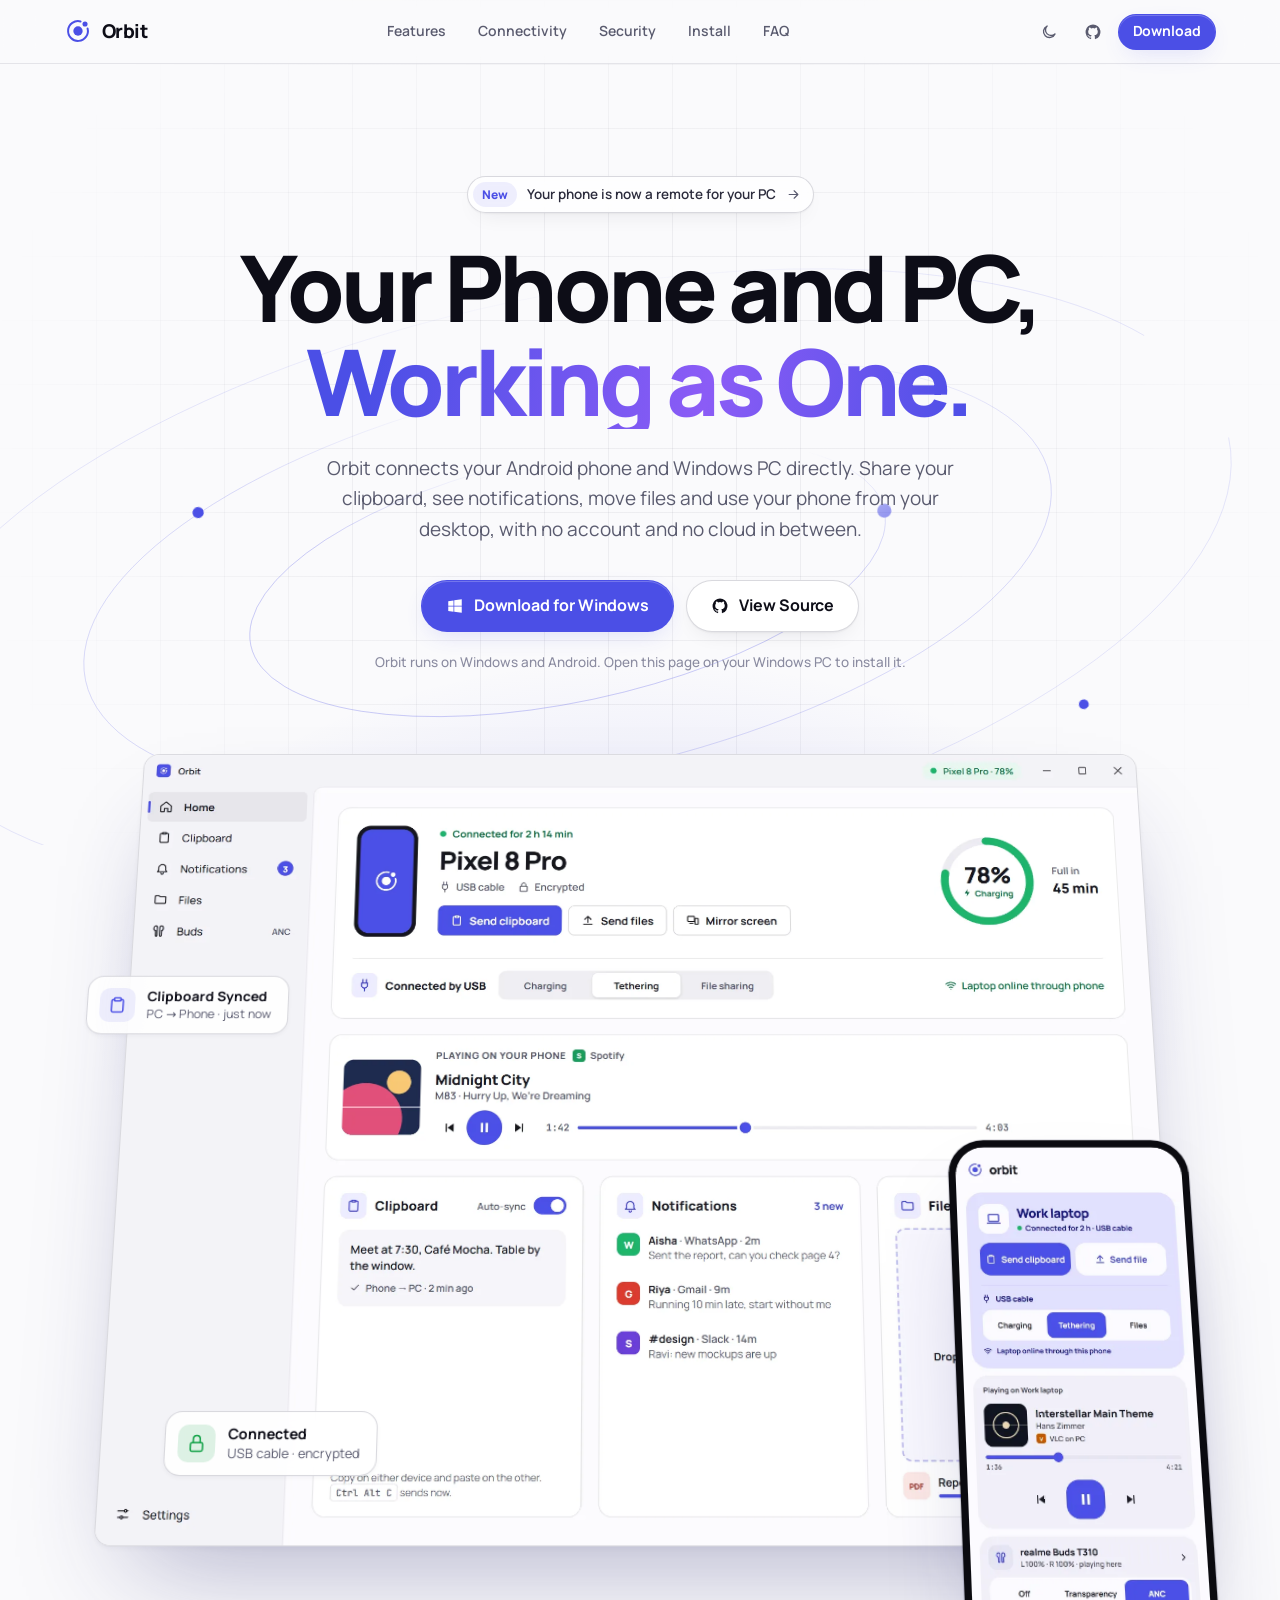
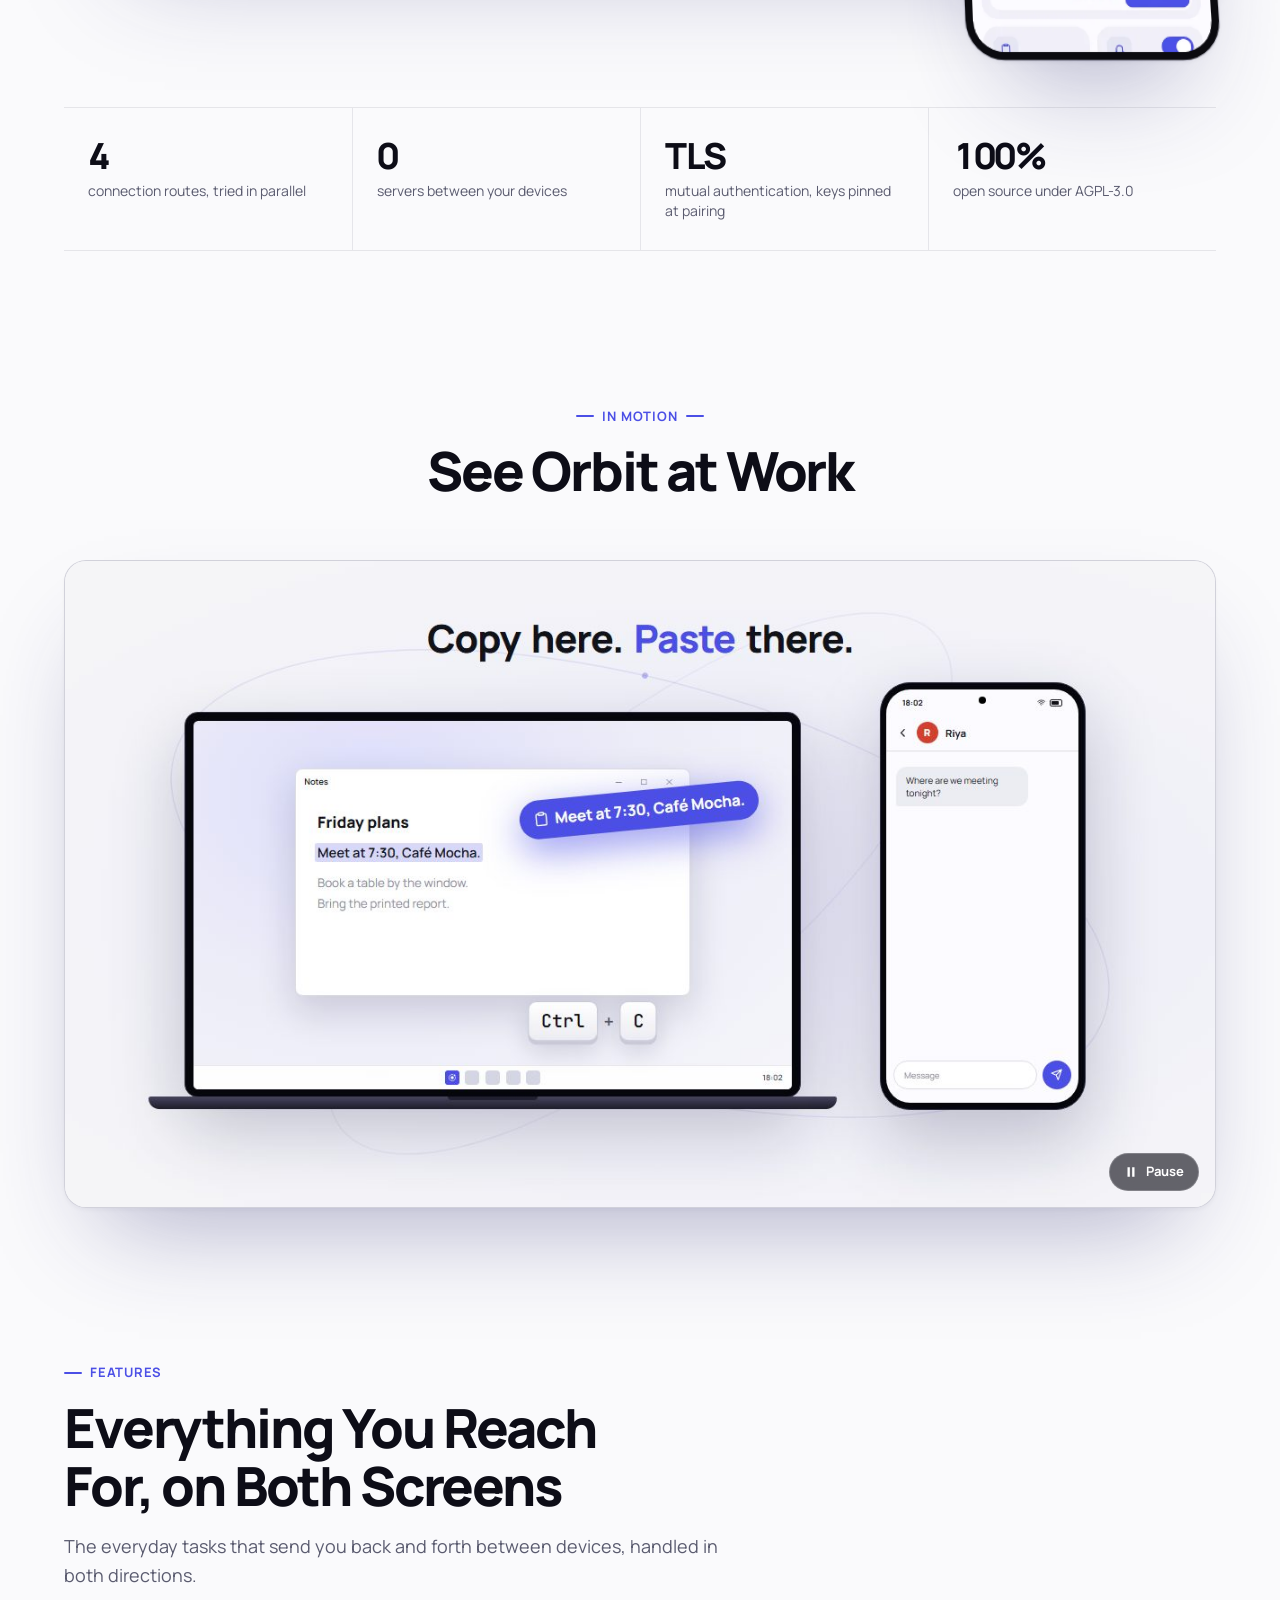
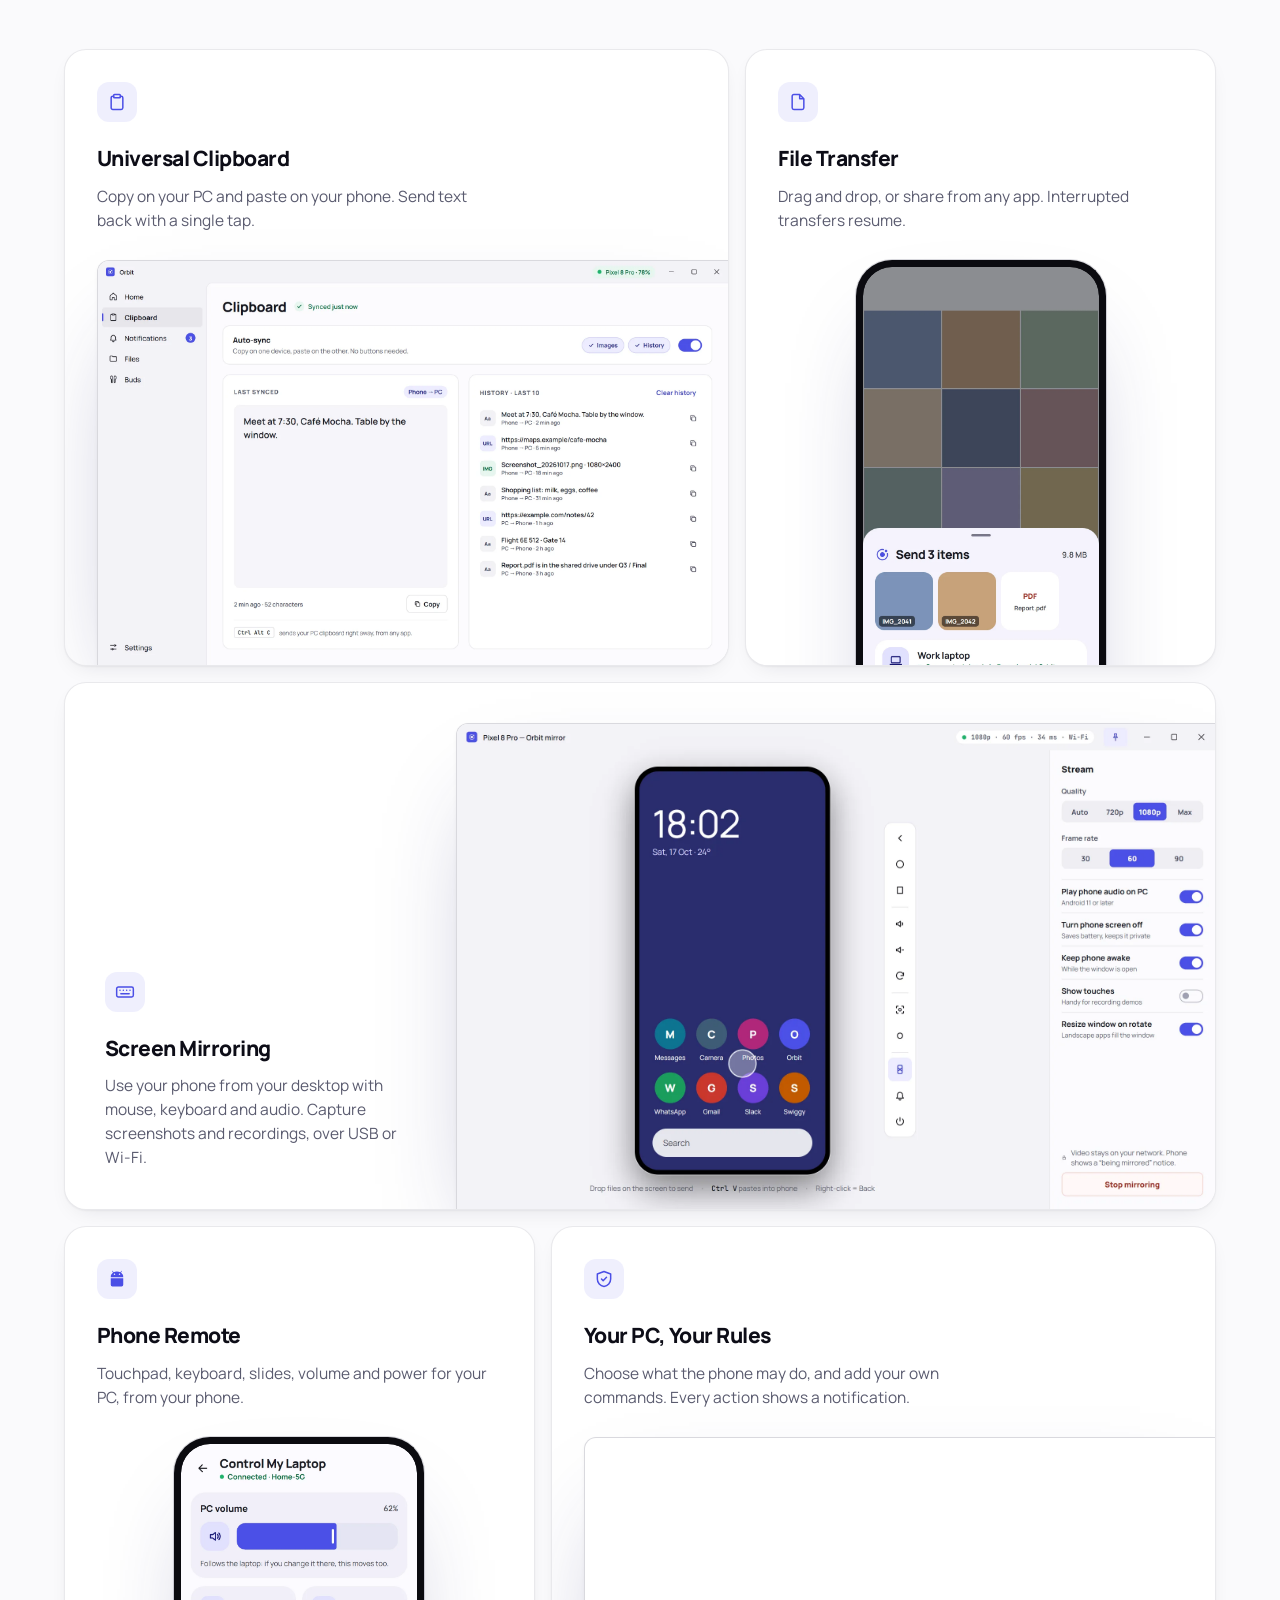
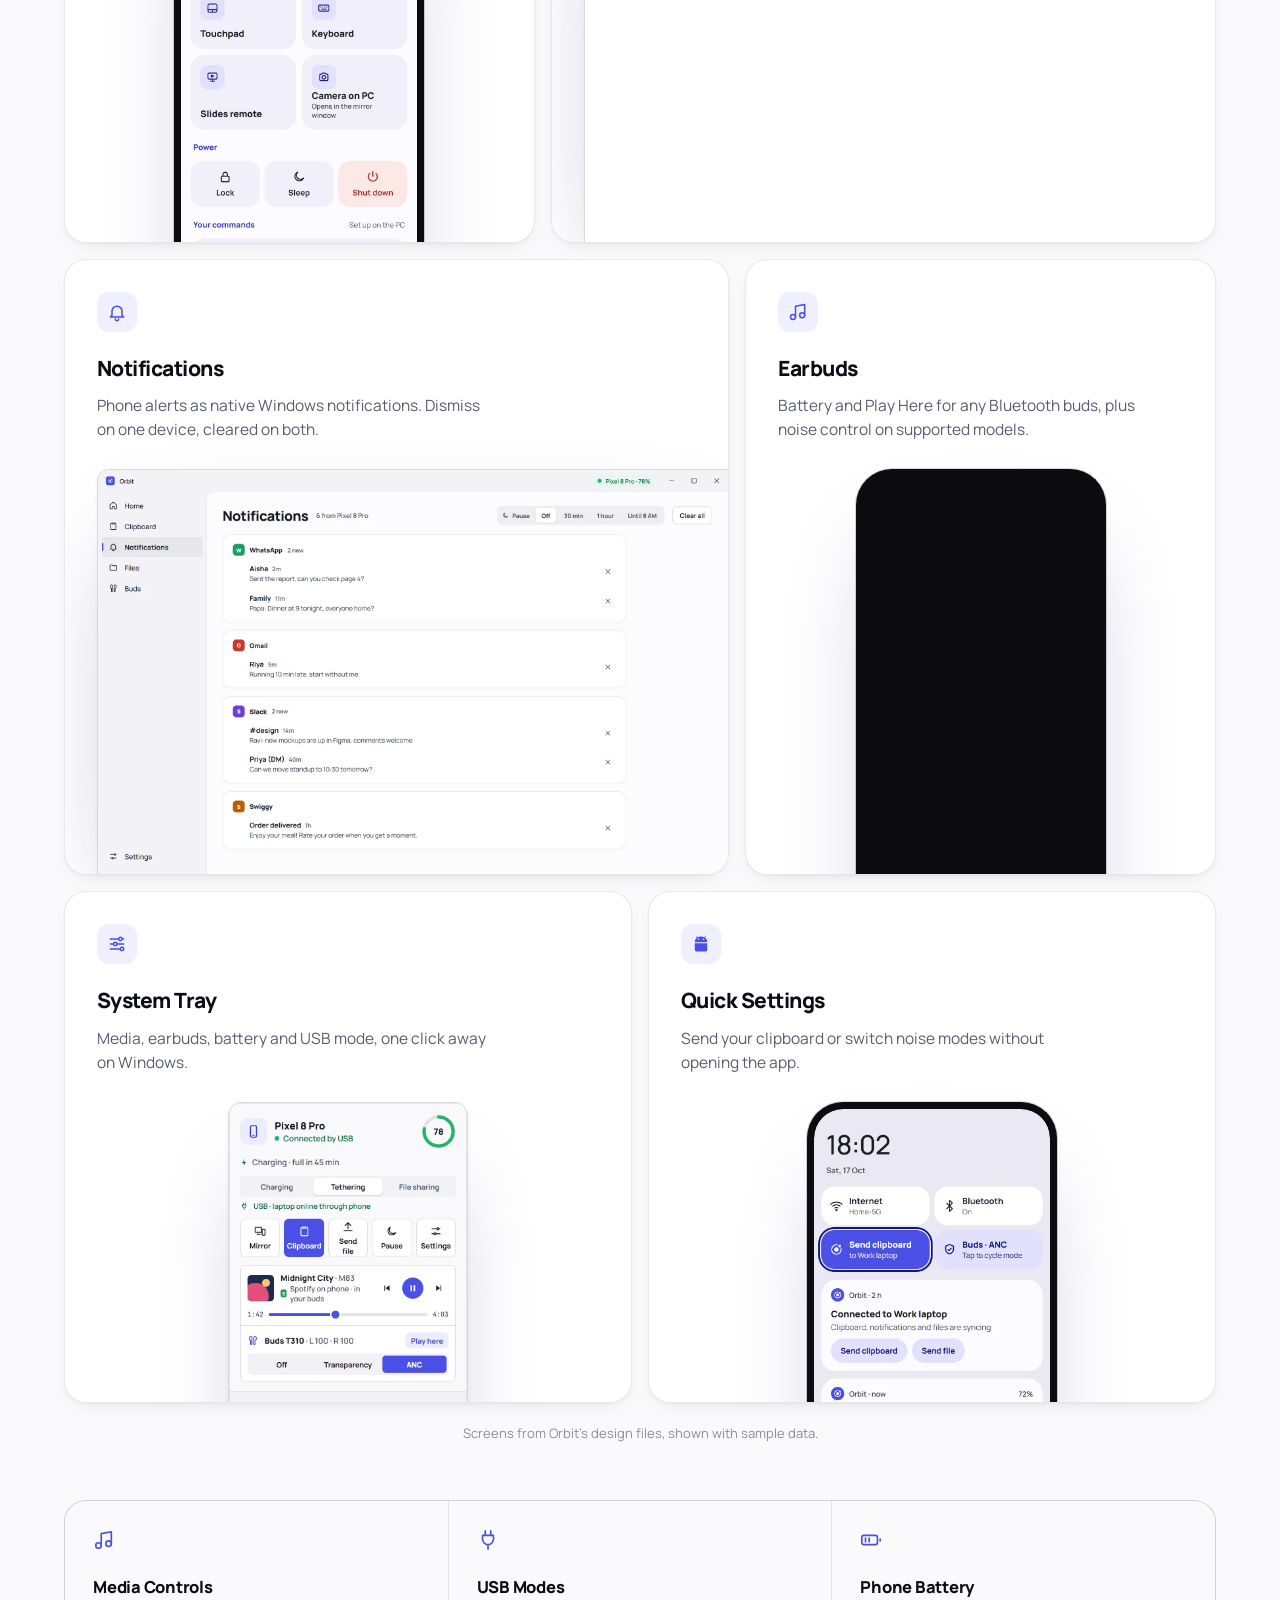
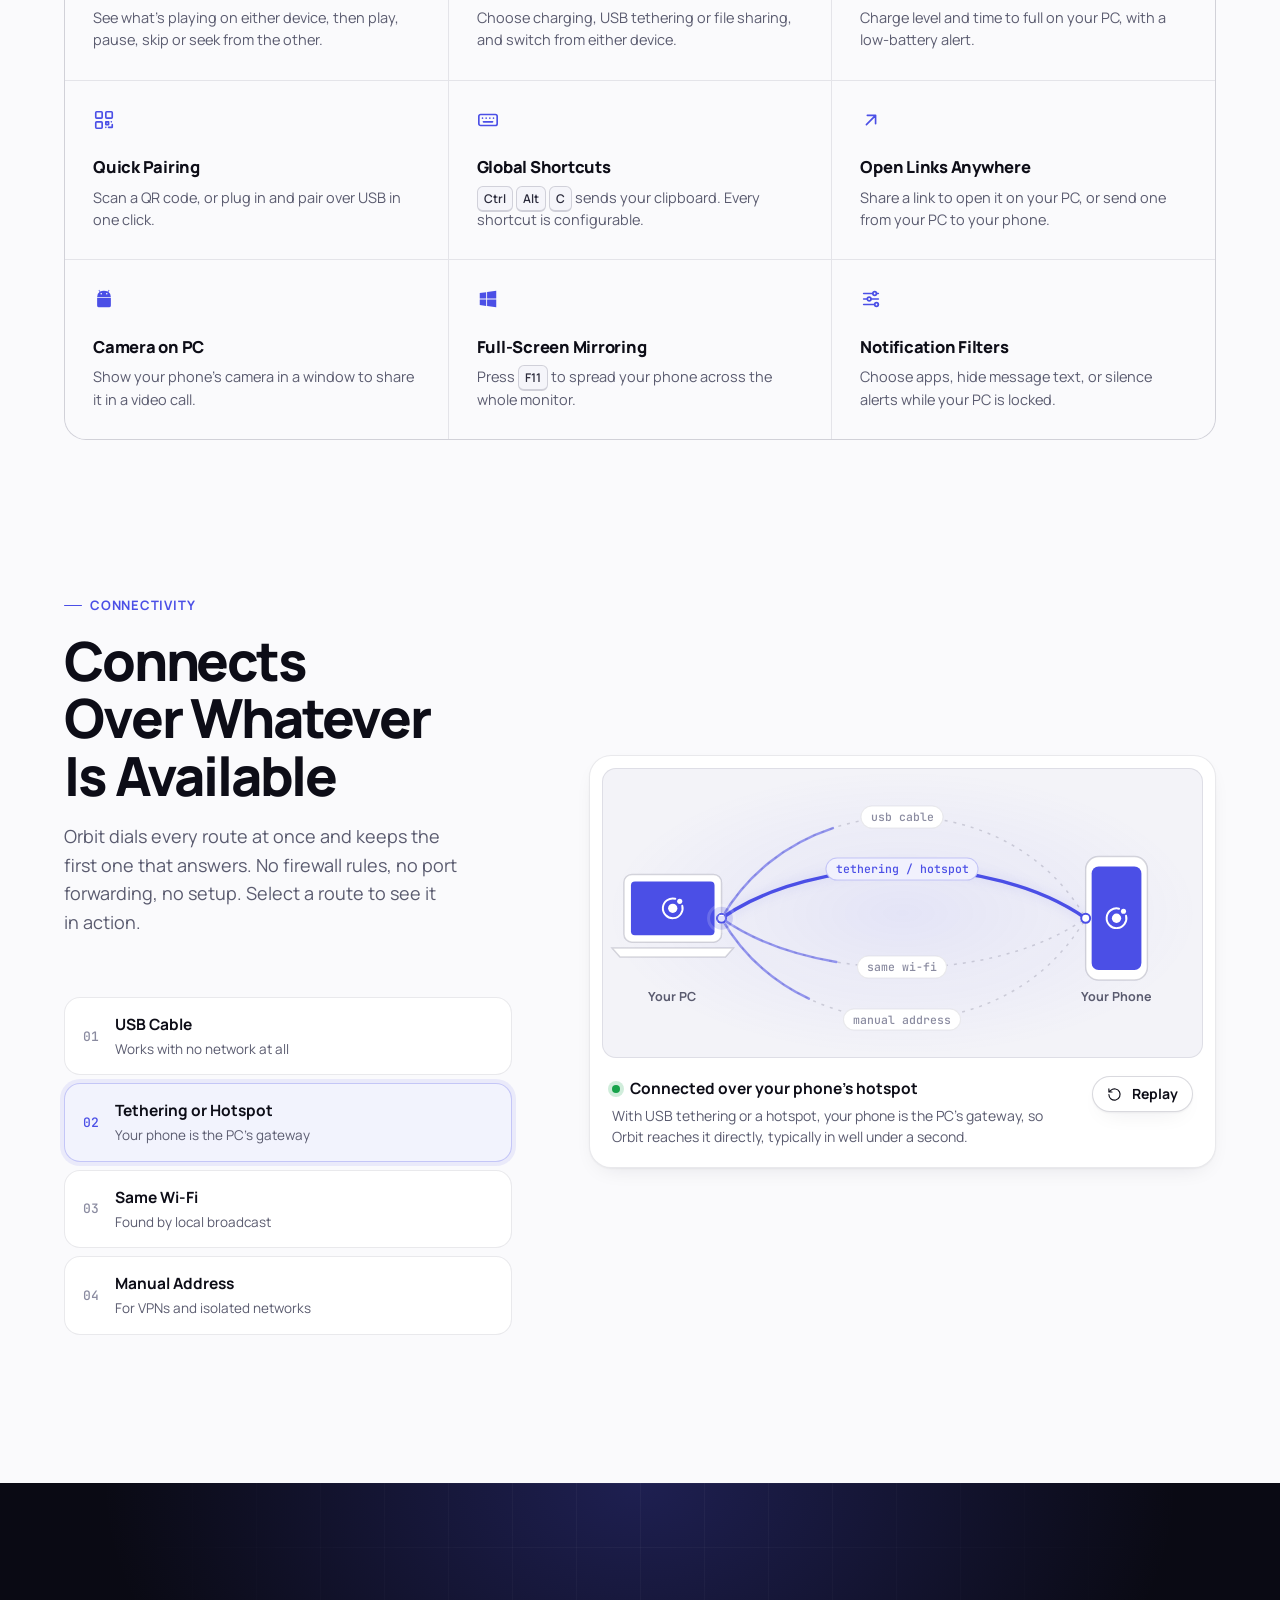
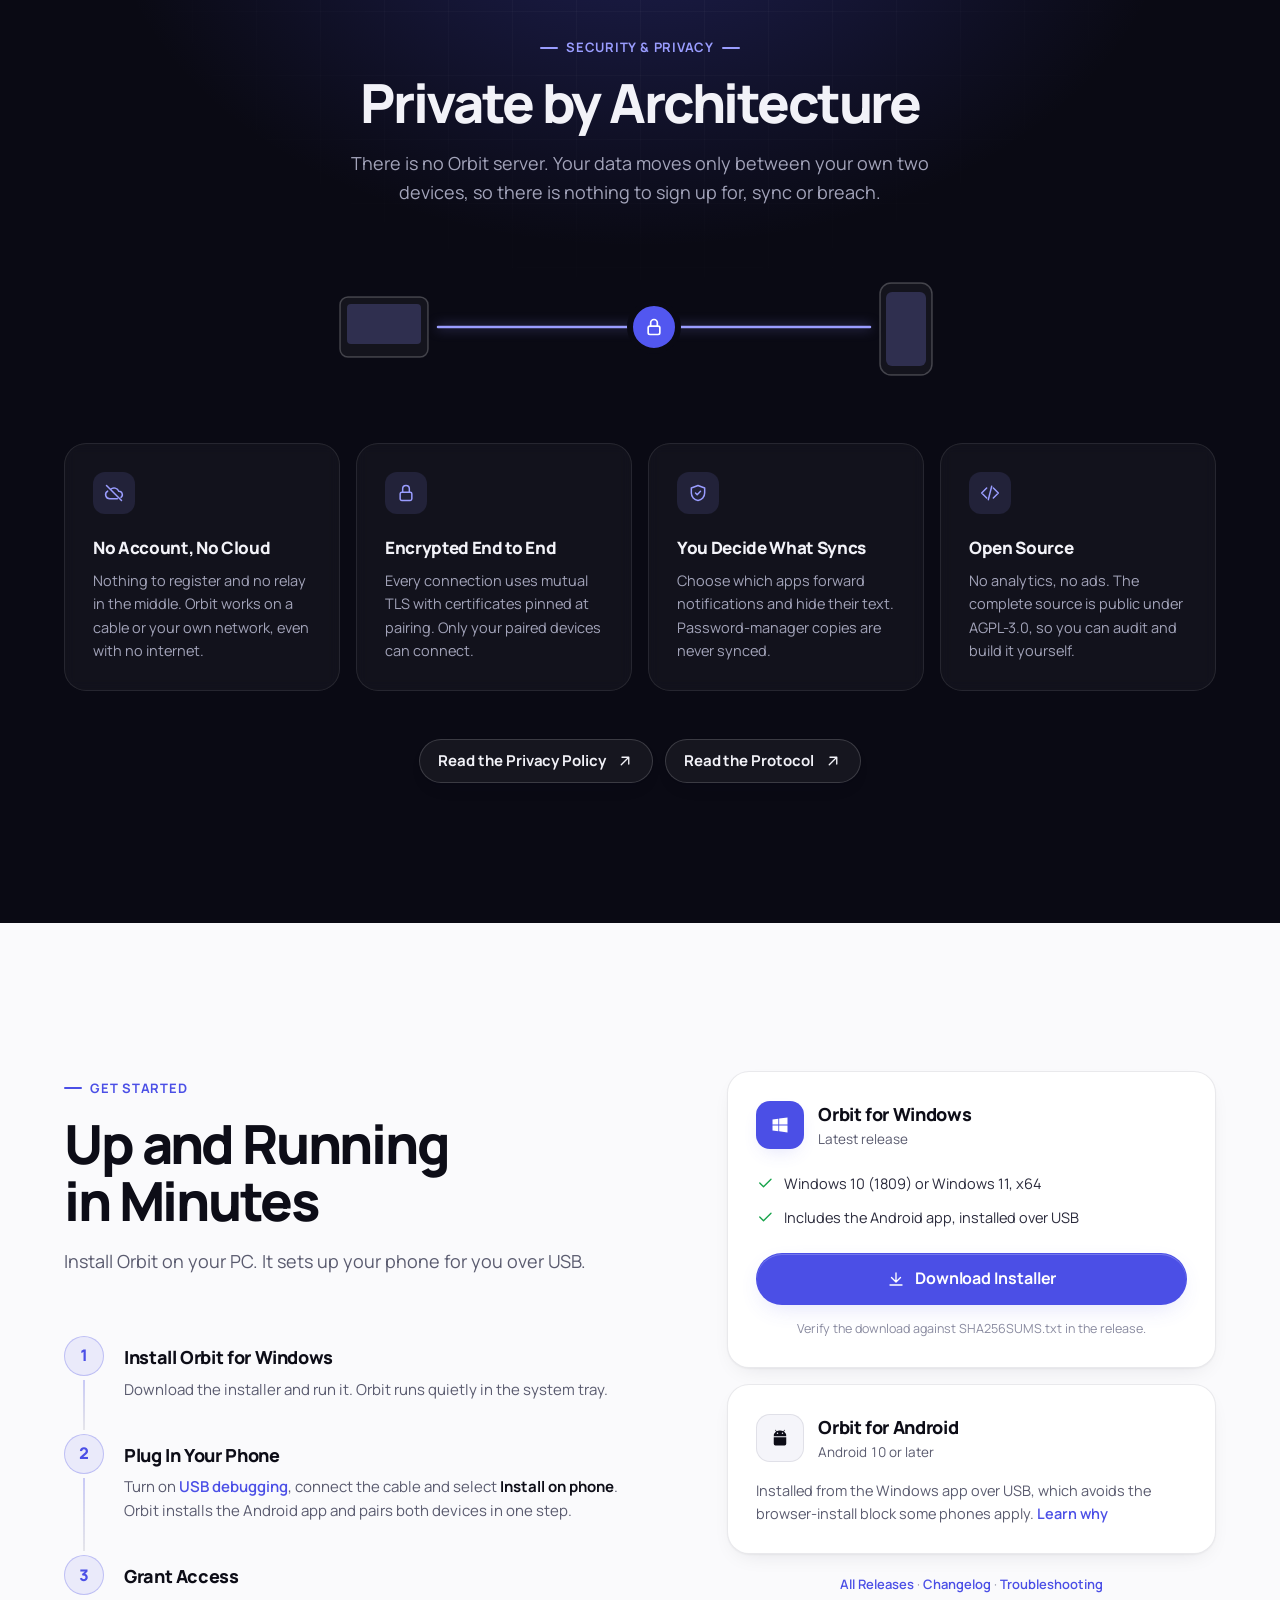
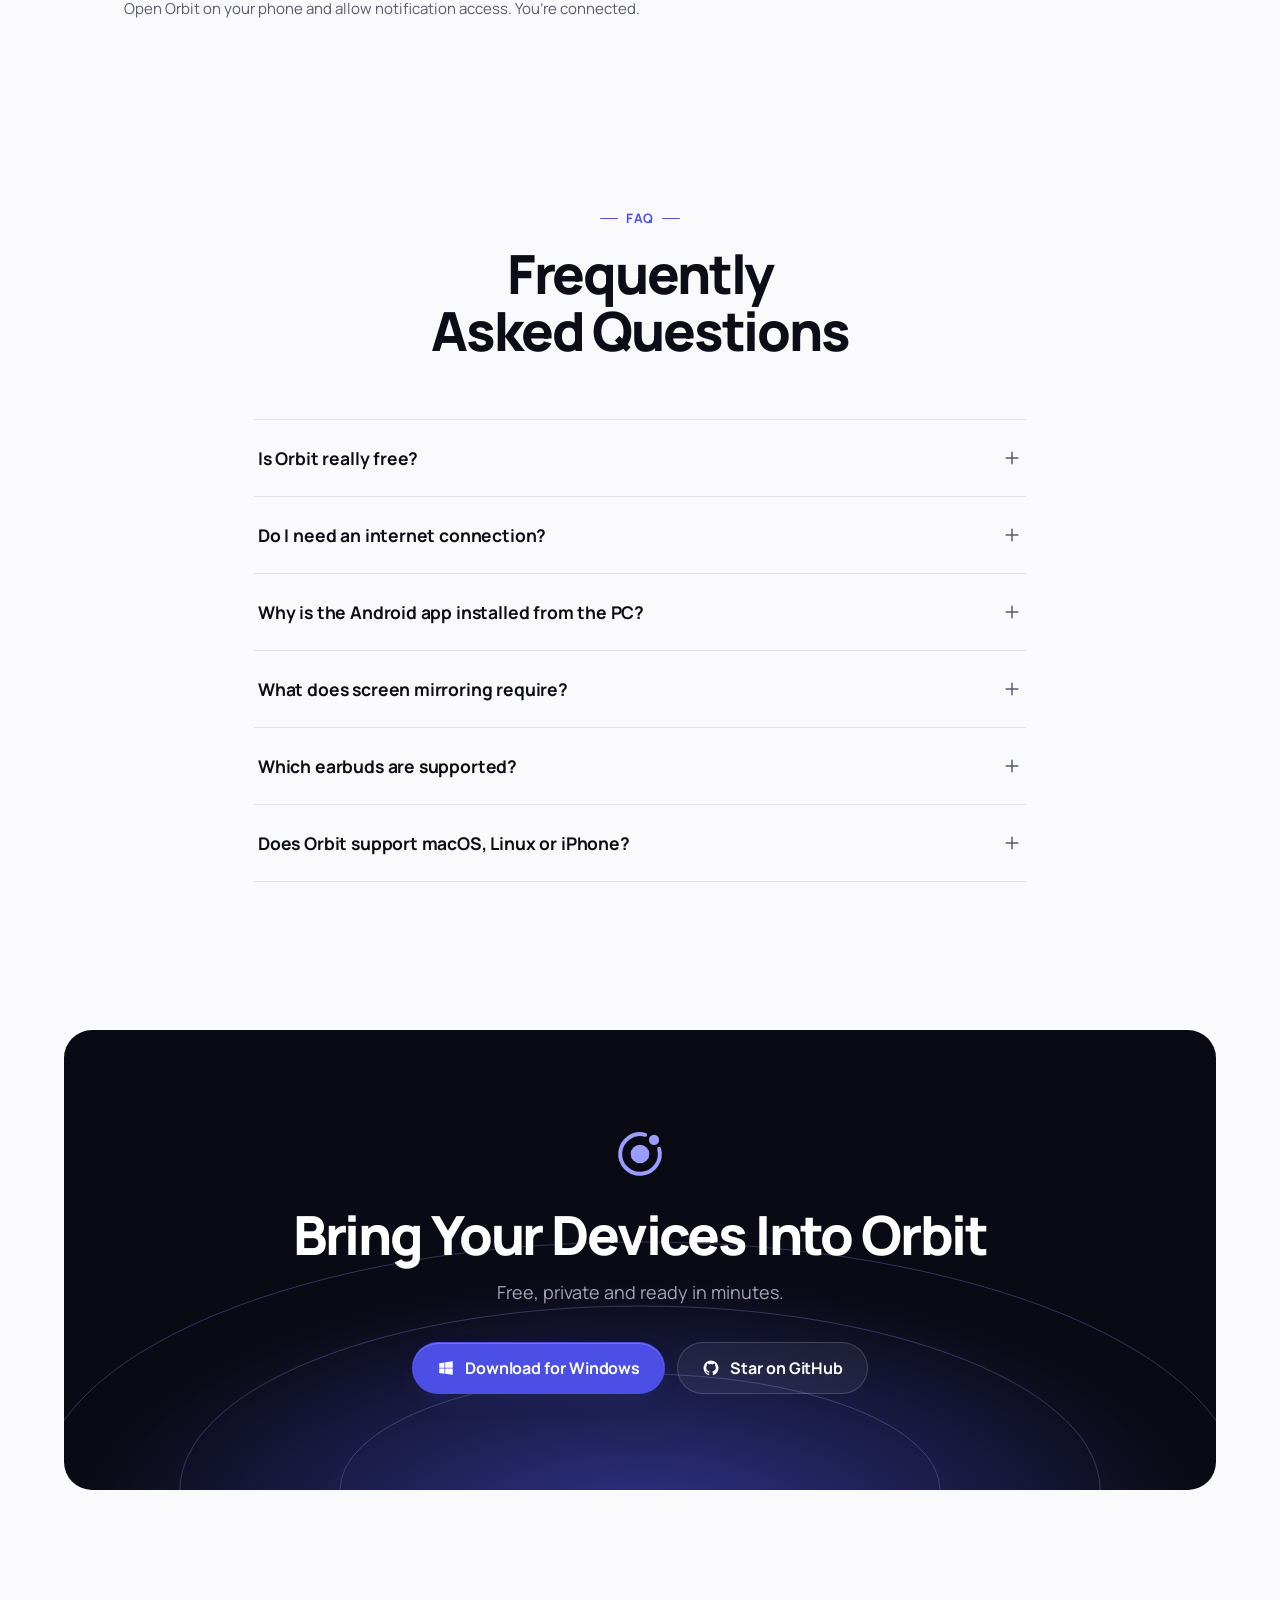
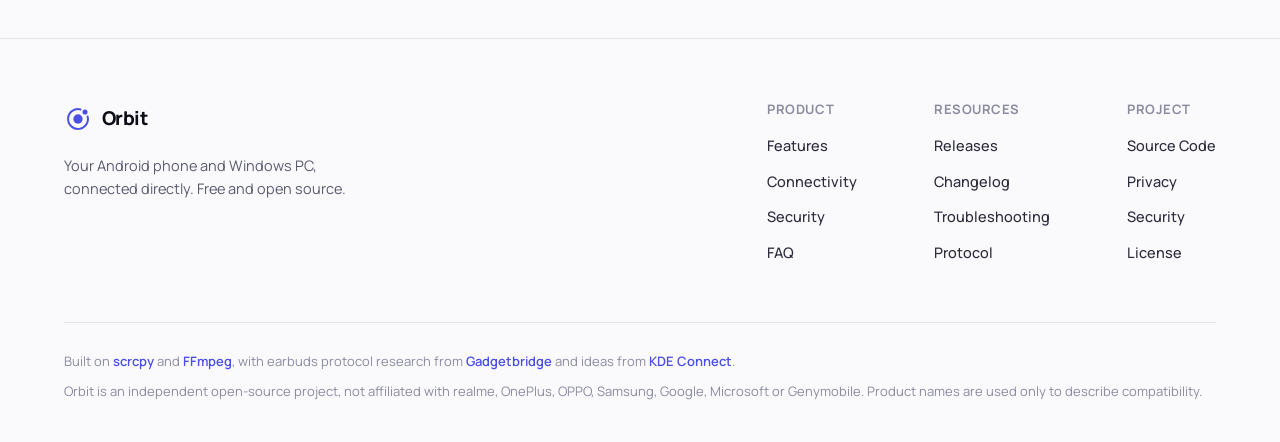
<file: site/index.html>
<!doctype html>
<html lang="en">
<head>
<meta charset="utf-8">
<meta name="viewport" content="width=device-width,initial-scale=1,viewport-fit=cover">
<title>Orbit: Connect Your Android Phone and Windows PC</title>
<meta name="description" content="Orbit connects your Android phone and Windows PC directly: clipboard, notifications, file transfer, screen mirroring, a phone remote for your PC, media and earbuds. Free, open source, no account and no cloud.">
<link rel="canonical" href="https://mohib-76.github.io/orbit/">
<meta name="theme-color" content="#FAFAFC" media="(prefers-color-scheme: light)">
<meta name="theme-color" content="#07070C" media="(prefers-color-scheme: dark)">
<link rel="icon" href="favicon.svg" type="image/svg+xml">
<link rel="apple-touch-icon" href="apple-touch-icon.png">
<meta property="og:type" content="website">
<meta property="og:site_name" content="Orbit">
<meta property="og:title" content="Orbit: Your Phone and PC, Working as One">
<meta property="og:description" content="Clipboard, notifications, files, screen mirroring, a phone remote, media and earbuds between Android and Windows. Direct, encrypted and private: no account, no cloud.">
<meta property="og:image" content="https://mohib-76.github.io/orbit/og-image.png">
<meta property="og:image:width" content="1200">
<meta property="og:image:height" content="630">
<meta property="og:image:alt" content="Orbit for Windows and Orbit for Android side by side">
<meta property="og:url" content="https://mohib-76.github.io/orbit/">
<meta name="twitter:card" content="summary_large_image">
<meta name="twitter:title" content="Orbit: Your Phone and PC, Working as One">
<meta name="twitter:description" content="Clipboard, notifications, files, screen mirroring, media and earbuds between Android and Windows. No account, no cloud.">
<meta name="twitter:image" content="https://mohib-76.github.io/orbit/og-image.png">
<link rel="preload" href="fonts/manrope.woff2" as="font" type="font/woff2" crossorigin>
<link rel="stylesheet" href="site.css">
<script>
  // Saved theme and JS flag before first paint (no flash, no hidden content without JS).
  document.documentElement.classList.add('js');
  try { var t = localStorage.getItem('orbit-theme'); if (t) document.documentElement.setAttribute('data-theme', t); } catch (e) {}
</script>
<script type="application/ld+json">
{"@context":"https://schema.org","@type":"SoftwareApplication","name":"Orbit","description":"Connects an Android phone and a Windows PC: clipboard, notifications, files, battery, screen mirroring, media controls and earbuds, with no account and no cloud.","applicationCategory":"UtilitiesApplication","operatingSystem":"Windows 10, Windows 11, Android 10 or newer","url":"https://mohib-76.github.io/orbit/","downloadUrl":"https://github.com/Mohib-76/orbit/releases/latest","license":"https://www.gnu.org/licenses/agpl-3.0.html","isAccessibleForFree":true,"offers":{"@type":"Offer","price":"0","priceCurrency":"USD"},"codeRepository":"https://github.com/Mohib-76/orbit"}
</script>
</head>
<body>
<svg class="sprite" aria-hidden="true" focusable="false">
  <symbol id="i-clip" viewBox="0 0 24 24"><rect x="8" y="3" width="8" height="4" rx="1"/><path d="M16 5h1a2 2 0 0 1 2 2v12a2 2 0 0 1-2 2H7a2 2 0 0 1-2-2V7a2 2 0 0 1 2-2h1"/></symbol>
  <symbol id="i-bell" viewBox="0 0 24 24"><path d="M6 16v-5a6 6 0 1 1 12 0v5l2 2H4zM10 20.5a2 2 0 0 0 4 0"/></symbol>
  <symbol id="i-file" viewBox="0 0 24 24"><path d="M14 3H7a2 2 0 0 0-2 2v14a2 2 0 0 0 2 2h10a2 2 0 0 0 2-2V8zM14 3v5h5"/></symbol>
  <symbol id="i-music" viewBox="0 0 24 24"><path d="M9 18V5l11-2v13"/><circle cx="6" cy="18" r="3"/><circle cx="17" cy="16" r="3"/></symbol>
  <symbol id="i-plug" viewBox="0 0 24 24"><path d="M9 2v5M15 2v5M6 7h12v4a6 6 0 0 1-12 0zM12 17v5"/></symbol>
  <symbol id="i-battery" viewBox="0 0 24 24"><rect x="2" y="7" width="17" height="10" rx="2"/><path d="M22 11v2M6 10v4M10 10v4"/></symbol>
  <symbol id="i-qr" viewBox="0 0 24 24"><rect x="3" y="3" width="7" height="7" rx="1"/><rect x="14" y="3" width="7" height="7" rx="1"/><rect x="3" y="14" width="7" height="7" rx="1"/><path d="M14 14h3v3h-3zM20 14v.01M14 20h.01M17 20h4v-3"/></symbol>
  <symbol id="i-key" viewBox="0 0 24 24"><rect x="2" y="6" width="20" height="12" rx="2"/><path d="M6 10h.01M10 10h.01M14 10h.01M18 10h.01M7 14h10"/></symbol>
  <symbol id="i-lock" viewBox="0 0 24 24"><rect x="5" y="11" width="14" height="10" rx="2"/><path d="M8 11V7a4 4 0 0 1 8 0v4"/></symbol>
  <symbol id="i-shield" viewBox="0 0 24 24"><path d="M12 3l8 3v6c0 4.5-3.4 8.3-8 9-4.6-.7-8-4.5-8-9V6z"/><path d="M9 12l2 2 4-4"/></symbol>
  <symbol id="i-cloud-off" viewBox="0 0 24 24"><path d="M3 3l18 18M8 7.5A6 6 0 0 1 17.7 10H18a4 4 0 0 1 2.4 7.2M16 19H7a5 5 0 0 1-2.6-9.3"/></symbol>
  <symbol id="i-sliders" viewBox="0 0 24 24"><path d="M4 6h10M18 6h2M4 12h4M12 12h8M4 18h12M20 18h0"/><circle cx="16" cy="6" r="2"/><circle cx="10" cy="12" r="2"/><circle cx="18" cy="18" r="2"/></symbol>
  <symbol id="i-code" viewBox="0 0 24 24"><path d="M8 6l-6 6 6 6M16 6l6 6-6 6M14 4l-4 16"/></symbol>
  <symbol id="i-route" viewBox="0 0 24 24"><circle cx="6" cy="19" r="2.5"/><circle cx="18" cy="5" r="2.5"/><path d="M8.5 19H15a3.5 3.5 0 0 0 0-7H9a3.5 3.5 0 0 1 0-7h6.5"/></symbol>
  <symbol id="i-check" viewBox="0 0 24 24"><path d="M5 12l5 5L20 7"/></symbol>
  <symbol id="i-arrow" viewBox="0 0 24 24"><path d="M5 12h14M13 6l6 6-6 6"/></symbol>
  <symbol id="i-out" viewBox="0 0 24 24"><path d="M7 17L17 7M8 7h9v9"/></symbol>
  <symbol id="i-down" viewBox="0 0 24 24"><path d="M12 4v12M6 10l6 6 6-6M4 20h16"/></symbol>
  <symbol id="i-plus" viewBox="0 0 24 24"><path d="M12 5v14M5 12h14"/></symbol>
  <symbol id="i-replay" viewBox="0 0 24 24"><path d="M3 12a9 9 0 1 0 3-6.7L3 8M3 3v5h5"/></symbol>
  <symbol id="i-menu" viewBox="0 0 24 24"><path d="M4 8h16M4 16h16"/></symbol>
  <symbol id="i-moon" viewBox="0 0 24 24"><path d="M20 14.5A8 8 0 1 1 9.5 4a6.5 6.5 0 0 0 10.5 10.5z"/></symbol>
  <symbol id="i-sun" viewBox="0 0 24 24"><circle cx="12" cy="12" r="4"/><path d="M12 2v2M12 20v2M4.9 4.9l1.4 1.4M17.7 17.7l1.4 1.4M2 12h2M20 12h2M4.9 19.1l1.4-1.4M17.7 6.3l1.4-1.4"/></symbol>
  <symbol id="i-win" viewBox="0 0 24 24"><path class="f" d="M3 5.5 10 4.5v7H3zM11 4.3 21 3v8.5H11zM3 12.5h7v7l-7-1zM11 12.5h10V21l-10-1.4z"/></symbol>
  <symbol id="i-android" viewBox="0 0 24 24"><path class="f" d="M7.2 4.2 6 2.4l.7-.4 1.2 1.9A8 8 0 0 1 12 3c1.5 0 2.9.3 4.1.9L17.3 2l.7.4-1.2 1.8A7 7 0 0 1 19.5 10h-15a7 7 0 0 1 2.7-5.8zM9 7.2a.9.9 0 1 0 0-1.8.9.9 0 0 0 0 1.8zm6 0a.9.9 0 1 0 0-1.8.9.9 0 0 0 0 1.8zM4.5 11h15v8a2 2 0 0 1-2 2h-11a2 2 0 0 1-2-2z"/></symbol>
  <symbol id="i-github" viewBox="0 0 24 24"><path class="f" d="M12 2a10 10 0 0 0-3.16 19.49c.5.09.68-.22.68-.48v-1.7c-2.78.6-3.37-1.34-3.37-1.34-.45-1.16-1.11-1.47-1.11-1.47-.91-.62.07-.6.07-.6 1 .07 1.53 1.03 1.53 1.03.89 1.53 2.34 1.09 2.91.83.09-.65.35-1.09.63-1.34-2.22-.25-4.56-1.11-4.56-4.94 0-1.09.39-1.98 1.03-2.68-.1-.25-.45-1.27.1-2.65 0 0 .84-.27 2.75 1.02a9.56 9.56 0 0 1 5 0c1.91-1.29 2.75-1.02 2.75-1.02.55 1.38.2 2.4.1 2.65.64.7 1.03 1.59 1.03 2.68 0 3.84-2.34 4.69-4.57 4.94.36.31.68.92.68 1.85v2.74c0 .27.18.58.69.48A10 10 0 0 0 12 2z"/></symbol>
  <symbol id="i-logo" viewBox="0 0 48 48"><circle class="f" cx="24" cy="24" r="8"/><path d="M28.4 7.58A17 17 0 1 0 40.42 19.6" stroke-width="3.4"/><circle class="f" cx="36.02" cy="11.98" r="4.4"/></symbol>
</svg>

<a class="skip" href="#main">Skip to Content</a>

<header class="nav" id="nav">
  <div class="wrap nav-in">
    <a class="brand" href="#top" aria-label="Orbit, back to top" translate="no">
      <svg class="logo" aria-hidden="true"><use href="#i-logo"/></svg>
      <span>Orbit</span>
    </a>
    <nav class="nav-links" aria-label="Sections">
      <a href="#features">Features</a>
      <a href="#connect">Connectivity</a>
      <a href="#security">Security</a>
      <a href="#install">Install</a>
      <a href="#faq">FAQ</a>
    </nav>
    <div class="nav-right">
      <button class="icon-btn" id="theme" type="button" aria-label="Switch between light and dark theme">
        <svg class="i theme-moon" aria-hidden="true"><use href="#i-moon"/></svg>
        <svg class="i theme-sun" aria-hidden="true"><use href="#i-sun"/></svg>
      </button>
      <a class="icon-btn hide-sm" href="https://github.com/Mohib-76/orbit" aria-label="Orbit source code on GitHub">
        <svg class="i" aria-hidden="true"><use href="#i-github"/></svg>
      </a>
      <a class="btn btn-primary btn-sm hide-sm" href="#install"><span>Download</span></a>
      <button class="icon-btn menu-btn" id="menu-btn" type="button" aria-expanded="false" aria-controls="menu" aria-label="Open menu">
        <svg class="i" aria-hidden="true"><use href="#i-menu"/></svg>
      </button>
    </div>
  </div>
  <div class="menu" id="menu" hidden>
    <nav class="wrap" aria-label="Menu">
      <a href="#features">Features</a>
      <a href="#connect">Connectivity</a>
      <a href="#security">Security</a>
      <a href="#install">Install</a>
      <a href="#faq">FAQ</a>
      <a href="https://github.com/Mohib-76/orbit">Source Code</a>
    </nav>
  </div>
</header>

<main id="main" tabindex="-1">
<span id="top"></span>

<!-- HERO -->
<section class="hero" id="hero" aria-labelledby="hero-title">
  <div class="hero-bg" aria-hidden="true">
    <div class="hero-grid"></div>
    <div class="hero-glow"></div>
    <svg class="rings" viewBox="-500 -300 1000 600" focusable="false">
      <g class="ring-spin">
        <ellipse class="ring r1" rx="230" ry="88"/>
        <ellipse class="ring r2" rx="350" ry="140"/>
        <ellipse class="ring r3" rx="480" ry="200"/>
        <circle class="sat s1" cx="230" cy="0" r="5"/>
        <circle class="sat s2" cx="-247" cy="-100" r="4"/>
        <circle class="sat s3" cx="340" cy="164" r="3.5"/>
      </g>
    </svg>
  </div>

  <div class="wrap hero-copy">
    <a class="eyebrow enter" style="--d:0ms" href="https://github.com/Mohib-76/orbit/releases/latest">
      <span class="eyebrow-tag">New</span>
      <span>Your phone is now a remote for your PC</span>
      <svg class="i" aria-hidden="true"><use href="#i-arrow"/></svg>
    </a>
    <h1 id="hero-title">
      <span class="line"><span class="enter-line" style="--d:80ms">Your Phone and PC,</span></span>
      <span class="line"><span class="enter-line grad" style="--d:180ms">Working as One.</span></span>
    </h1>
    <p class="lede enter" style="--d:320ms">Orbit connects your Android phone and Windows PC directly. Share your clipboard, see notifications, move files and use your phone from your desktop, with no account and no cloud in between.</p>
    <div class="cta-row enter" style="--d:420ms">
      <a class="btn btn-primary btn-lg dl-primary" href="https://github.com/Mohib-76/orbit/releases/latest">
        <svg class="i" aria-hidden="true"><use href="#i-win"/></svg>
        <span>Download for Windows</span>
      </a>
      <a class="btn btn-ghost btn-lg" href="https://github.com/Mohib-76/orbit">
        <svg class="i" aria-hidden="true"><use href="#i-github"/></svg>
        <span>View Source</span>
      </a>
    </div>
    <p class="hero-meta enter" style="--d:500ms" id="platform-note">Free and open source <span aria-hidden="true">·</span> Windows&nbsp;10 &amp;&nbsp;11 <span aria-hidden="true">·</span> Android&nbsp;10+</p>
  </div>

  <div class="wrap hero-stage enter" style="--d:560ms">
    <figure class="stage3d" id="stage3d">
      <div class="frame">
        <img class="th-l" src="img/dashboard-light.webp" srcset="img/dashboard-light-960.webp 960w, img/dashboard-light.webp 1920w" sizes="(max-width:760px) 100vw, 1040px" width="1920" height="1500" alt="Orbit for Windows: phone battery, USB mode, the song playing on the phone, clipboard, notifications and files" fetchpriority="high" decoding="async">
        <img class="th-d" src="img/dashboard-dark.webp" srcset="img/dashboard-dark-960.webp 960w, img/dashboard-dark.webp 1920w" sizes="(max-width:760px) 100vw, 1040px" width="1920" height="1500" alt="Orbit for Windows: phone battery, USB mode, the song playing on the phone, clipboard, notifications and files" decoding="async">
      </div>
      <div class="device hero-phone">
        <img class="th-l" src="img/phone-light.webp" srcset="img/phone-light-390.webp 390w, img/phone-light.webp 780w" sizes="(max-width:760px) 30vw, 250px" width="780" height="1688" alt="Orbit for Android: the laptop connection, send clipboard, send file, USB mode, music and earbuds" decoding="async">
        <img class="th-d" src="img/phone-dark.webp" srcset="img/phone-dark-390.webp 390w, img/phone-dark.webp 780w" sizes="(max-width:760px) 30vw, 250px" width="780" height="1688" alt="Orbit for Android: the laptop connection, send clipboard, send file, USB mode, music and earbuds" decoding="async">
      </div>
      <div class="chip chip-a" aria-hidden="true">
        <span class="chip-ico"><svg class="i" aria-hidden="true"><use href="#i-clip"/></svg></span>
        <span><b>Clipboard Synced</b><small>PC → Phone · just now</small></span>
      </div>
      <div class="chip chip-b" aria-hidden="true">
        <span class="chip-ico"><svg class="i" aria-hidden="true"><use href="#i-lock"/></svg></span>
        <span><b>Connected</b><small>USB cable · encrypted</small></span>
      </div>
    </figure>
  </div>
</section>

<!-- SPECS -->
<section class="specs" aria-label="At a glance">
  <div class="wrap">
    <ul class="spec-row">
      <li class="spec" data-reveal style="--i:0"><span class="spec-n">4</span><span class="spec-l">connection routes, tried in parallel</span></li>
      <li class="spec" data-reveal style="--i:1"><span class="spec-n">0</span><span class="spec-l">servers between your devices</span></li>
      <li class="spec" data-reveal style="--i:2"><span class="spec-n">TLS</span><span class="spec-l">mutual authentication, keys pinned at pairing</span></li>
      <li class="spec" data-reveal style="--i:3"><span class="spec-n">100%</span><span class="spec-l">open source under AGPL-3.0</span></li>
    </ul>
  </div>
</section>

<!-- FILM -->
<section class="section film-sec" aria-labelledby="film-title">
  <div class="wrap">
    <div class="head center" data-reveal>
      <p class="kicker">In Motion</p>
      <h2 id="film-title">See Orbit at Work</h2>
    </div>
    <figure class="film" data-reveal>
      <video class="film-v th-l" muted loop playsinline preload="none" poster="media/orbit-loop-light.jpg" width="1280" height="720" aria-label="Orbit at work: text copied on the PC is pasted on the phone, phone notifications appear on the PC, a file dropped on the PC arrives on the phone, and the phone opens in a window on the PC."><source src="media/orbit-loop-light.mp4" type="video/mp4"></video>
      <video class="film-v th-d" muted loop playsinline preload="none" poster="media/orbit-loop-dark.jpg" width="1280" height="720" aria-label="Orbit at work: text copied on the PC is pasted on the phone, phone notifications appear on the PC, a file dropped on the PC arrives on the phone, and the phone opens in a window on the PC."><source src="media/orbit-loop-dark.mp4" type="video/mp4"></video>
      <button class="film-btn" type="button" data-stopped="false" aria-label="Pause the video"><svg class="i i-pause" viewBox="0 0 24 24" aria-hidden="true"><path class="f" d="M6 4h4v16H6zM14 4h4v16h-4z"/></svg><svg class="i i-play" viewBox="0 0 24 24" aria-hidden="true"><path class="f" d="M7 4v16l13-8z"/></svg><span class="film-btn-l">Pause</span></button>
    </figure>
  </div>
</section>

<!-- FEATURES -->
<section class="section" id="features" aria-labelledby="features-title">
  <div class="wrap">
    <div class="head" data-reveal>
      <p class="kicker">Features</p>
      <h2 id="features-title">Everything You Reach For, on Both Screens</h2>
      <p class="sub">The everyday tasks that send you back and forth between devices, handled in both directions.</p>
    </div>
    <div class="bento">
      <article class="tile t7" data-reveal style="--i:0">
        <div class="tile-txt"><span class="tile-ico"><svg class="i" aria-hidden="true"><use href="#i-clip"/></svg></span><h3>Universal Clipboard</h3><p>Copy on your PC and paste on your phone. Send text back with a single tap.</p></div>
        <div class="tile-img shot"><img class="th-l" src="img/clipboard-light.webp" width="1920" height="1230" alt="Orbit’s clipboard page on Windows with the last synced text and history" loading="lazy" decoding="async"><img class="th-d" src="img/clipboard-dark.webp" width="1920" height="1230" alt="Orbit’s clipboard page on Windows with the last synced text and history" loading="lazy" decoding="async"></div>
      </article>
      <article class="tile t5" data-reveal style="--i:1">
        <div class="tile-txt"><span class="tile-ico"><svg class="i" aria-hidden="true"><use href="#i-file"/></svg></span><h3>File Transfer</h3><p>Drag and drop, or share from any app. Interrupted transfers resume.</p></div>
        <div class="tile-img dev"><div class="device"><img class="th-l" src="img/share-sheet-light.webp" width="780" height="1688" alt="The Android share sheet sending two photos and a PDF to the laptop" loading="lazy" decoding="async"><img class="th-d" src="img/share-sheet-dark.webp" width="780" height="1688" alt="The Android share sheet sending two photos and a PDF to the laptop" loading="lazy" decoding="async"></div></div>
      </article>
      <article class="tile t12 wide" data-reveal style="--i:0">
        <div class="tile-txt"><span class="tile-ico"><svg class="i" aria-hidden="true"><use href="#i-key"/></svg></span><h3>Screen Mirroring</h3><p>Use your phone from your desktop with mouse, keyboard and audio. Capture screenshots and recordings, over USB or Wi-Fi.</p></div>
        <div class="tile-img shot"><img class="th-l" src="img/mirror-light.webp" width="1920" height="1230" alt="Orbit’s mirror window showing the phone’s home screen, phone controls and stream settings" loading="lazy" decoding="async"><img class="th-d" src="img/mirror-dark.webp" width="1920" height="1230" alt="Orbit’s mirror window showing the phone’s home screen, phone controls and stream settings" loading="lazy" decoding="async"></div>
      </article>
      <article class="tile t5" data-reveal style="--i:0">
        <div class="tile-txt"><span class="tile-ico"><svg class="i" aria-hidden="true"><use href="#i-android"/></svg></span><h3>Phone Remote</h3><p>Touchpad, keyboard, slides, volume and power for your PC, from your phone.</p></div>
        <div class="tile-img dev"><div class="device"><img class="th-l" src="img/remote-light.webp" width="780" height="1688" alt="Orbit for Android controlling the laptop: volume, touchpad, keyboard, slides, camera, power buttons and custom commands" loading="lazy" decoding="async"><img class="th-d" src="img/remote-dark.webp" width="780" height="1688" alt="Orbit for Android controlling the laptop: volume, touchpad, keyboard, slides, camera, power buttons and custom commands" loading="lazy" decoding="async"></div></div>
      </article>
      <article class="tile t7" data-reveal style="--i:1">
        <div class="tile-txt"><span class="tile-ico"><svg class="i" aria-hidden="true"><use href="#i-shield"/></svg></span><h3>Your PC, Your Rules</h3><p>Choose what the phone may do, and add your own commands. Every action shows a notification.</p></div>
        <div class="tile-img shot"><img class="th-l" src="img/remotesettings-light.webp" width="1920" height="1230" alt="Orbit’s Phone remote settings on Windows: what the phone may do, power buttons, links and custom commands" loading="lazy" decoding="async"><img class="th-d" src="img/remotesettings-dark.webp" width="1920" height="1230" alt="Orbit’s Phone remote settings on Windows: what the phone may do, power buttons, links and custom commands" loading="lazy" decoding="async"></div>
      </article>
      <article class="tile t7" data-reveal style="--i:0">
        <div class="tile-txt"><span class="tile-ico"><svg class="i" aria-hidden="true"><use href="#i-bell"/></svg></span><h3>Notifications</h3><p>Phone alerts as native Windows notifications. Dismiss on one device, cleared on both.</p></div>
        <div class="tile-img shot"><img class="th-l" src="img/notifications-light.webp" width="1920" height="1230" alt="Orbit’s notifications page on Windows, grouped by app" loading="lazy" decoding="async"><img class="th-d" src="img/notifications-dark.webp" width="1920" height="1230" alt="Orbit’s notifications page on Windows, grouped by app" loading="lazy" decoding="async"></div>
      </article>
      <article class="tile t5" data-reveal style="--i:1">
        <div class="tile-txt"><span class="tile-ico"><svg class="i" aria-hidden="true"><use href="#i-music"/></svg></span><h3>Earbuds</h3><p>Battery and Play Here for any Bluetooth buds, plus noise control on supported models.</p></div>
        <div class="tile-img dev"><div class="device"><img class="th-l" src="img/buds-light.webp" width="780" height="1688" alt="Orbit’s earbuds screen on Android: battery per bud, noise control and Play here" loading="lazy" decoding="async"><img class="th-d" src="img/buds-dark.webp" width="780" height="1688" alt="Orbit’s earbuds screen on Android: battery per bud, noise control and Play here" loading="lazy" decoding="async"></div></div>
      </article>
      <article class="tile t6" data-reveal style="--i:0">
        <div class="tile-txt"><span class="tile-ico"><svg class="i" aria-hidden="true"><use href="#i-sliders"/></svg></span><h3>System Tray</h3><p>Media, earbuds, battery and USB mode, one click away on Windows.</p></div>
        <div class="tile-img tray"><img class="th-l" src="img/tray-light.webp" width="720" height="1440" alt="Orbit’s tray flyout on Windows" loading="lazy" decoding="async"><img class="th-d" src="img/tray-dark.webp" width="720" height="1440" alt="Orbit’s tray flyout on Windows" loading="lazy" decoding="async"></div>
      </article>
      <article class="tile t6" data-reveal style="--i:1">
        <div class="tile-txt"><span class="tile-ico"><svg class="i" aria-hidden="true"><use href="#i-android"/></svg></span><h3>Quick Settings</h3><p>Send your clipboard or switch noise modes without opening the app.</p></div>
        <div class="tile-img dev"><div class="device"><img class="th-l" src="img/shortcuts-light.webp" width="780" height="1688" alt="Android Quick Settings with Orbit’s Send clipboard and Buds tiles and its notifications" loading="lazy" decoding="async"><img class="th-d" src="img/shortcuts-dark.webp" width="780" height="1688" alt="Android Quick Settings with Orbit’s Send clipboard and Buds tiles and its notifications" loading="lazy" decoding="async"></div></div>
      </article>
    </div>
    <p class="small center">Screens from Orbit’s design files, shown with sample data.</p>

    <ul class="more">
      <li class="more-item" data-reveal style="--i:0"><svg class="i" aria-hidden="true"><use href="#i-music"/></svg><h3>Media Controls</h3><p>See what’s playing on either device, then play, pause, skip or seek from the other.</p></li>
      <li class="more-item" data-reveal style="--i:1"><svg class="i" aria-hidden="true"><use href="#i-plug"/></svg><h3>USB Modes</h3><p>Choose charging, USB tethering or file sharing, and switch from either device.</p></li>
      <li class="more-item" data-reveal style="--i:2"><svg class="i" aria-hidden="true"><use href="#i-battery"/></svg><h3>Phone Battery</h3><p>Charge level and time to full on your PC, with a low-battery alert.</p></li>
      <li class="more-item" data-reveal style="--i:0"><svg class="i" aria-hidden="true"><use href="#i-qr"/></svg><h3>Quick Pairing</h3><p>Scan a QR code, or plug in and pair over USB in one click.</p></li>
      <li class="more-item" data-reveal style="--i:1"><svg class="i" aria-hidden="true"><use href="#i-key"/></svg><h3>Global Shortcuts</h3><p><kbd>Ctrl</kbd>&nbsp;<kbd>Alt</kbd>&nbsp;<kbd>C</kbd> sends your clipboard. Every shortcut is configurable.</p></li>
      <li class="more-item" data-reveal style="--i:2"><svg class="i" aria-hidden="true"><use href="#i-out"/></svg><h3>Open Links Anywhere</h3><p>Share a link to open it on your PC, or send one from your PC to your phone.</p></li>
      <li class="more-item" data-reveal style="--i:0"><svg class="i" aria-hidden="true"><use href="#i-android"/></svg><h3>Camera on PC</h3><p>Show your phone’s camera in a window to share it in a video call.</p></li>
      <li class="more-item" data-reveal style="--i:1"><svg class="i" aria-hidden="true"><use href="#i-win"/></svg><h3>Full-Screen Mirroring</h3><p>Press <kbd>F11</kbd> to spread your phone across the whole monitor.</p></li>
      <li class="more-item" data-reveal style="--i:2"><svg class="i" aria-hidden="true"><use href="#i-sliders"/></svg><h3>Notification Filters</h3><p>Choose apps, hide message text, or silence alerts while your PC is locked.</p></li>
    </ul>
  </div>
</section>

<!-- CONNECT -->
<section class="section connect" id="connect" aria-labelledby="connect-title">
  <div class="wrap split">
    <div class="split-copy">
      <div class="head" data-reveal>
        <p class="kicker">Connectivity</p>
        <h2 id="connect-title">Connects Over Whatever Is Available</h2>
        <p class="sub">Orbit dials every route at once and keeps the first one that answers. No firewall rules, no port forwarding, no setup. Select a route to see it in action.</p>
      </div>
      <div class="routes" role="group" aria-label="Connection route" data-reveal>
        <button class="route" type="button" data-lane="0" aria-pressed="false"><span class="route-n" translate="no">01</span><span class="route-t"><b>USB Cable</b><small>Works with no network at all</small></span></button>
        <button class="route" type="button" data-lane="1" aria-pressed="true"><span class="route-n" translate="no">02</span><span class="route-t"><b>Tethering or Hotspot</b><small>Your phone is the PC’s gateway</small></span></button>
        <button class="route" type="button" data-lane="2" aria-pressed="false"><span class="route-n" translate="no">03</span><span class="route-t"><b>Same Wi-Fi</b><small>Found by local broadcast</small></span></button>
        <button class="route" type="button" data-lane="3" aria-pressed="false"><span class="route-n" translate="no">04</span><span class="route-t"><b>Manual Address</b><small>For VPNs and isolated networks</small></span></button>
      </div>
    </div>

    <div class="race card" id="race" data-state="done" data-winner="1" data-reveal>
      <div class="stage" aria-hidden="true">
        <svg viewBox="0 0 600 290" focusable="false">
          <g class="lanes">
            <g class="lane" data-i="0"><path class="lane-base" d="M118 150C196 14 406 14 484 150"/><path class="lane-probe" d="M118 150C196 14 406 14 484 150"/><path class="lane-lock" d="M118 150C196 14 406 14 484 150"/></g>
            <g class="lane won" data-i="1"><path class="lane-base" d="M118 150C212 84 390 84 484 150"/><path class="lane-probe" d="M118 150C212 84 390 84 484 150"/><path class="lane-lock" d="M118 150C212 84 390 84 484 150"/></g>
            <g class="lane" data-i="2"><path class="lane-base" d="M118 150C212 216 390 216 484 150"/><path class="lane-probe" d="M118 150C212 216 390 216 484 150"/><path class="lane-lock" d="M118 150C212 216 390 216 484 150"/></g>
            <g class="lane" data-i="3"><path class="lane-base" d="M118 150C196 286 406 286 484 150"/><path class="lane-probe" d="M118 150C196 286 406 286 484 150"/><path class="lane-lock" d="M118 150C196 286 406 286 484 150"/></g>
          </g>
          <!-- PC -->
          <rect class="dev-body" x="20" y="106" width="98" height="68" rx="8"/>
          <rect class="dev-screen" x="27" y="113" width="84" height="54" rx="4"/>
          <use href="#i-logo" class="dev-logo" x="55" y="126" width="28" height="28"/>
          <path class="dev-body" d="M8 180h122l-8 9H16z"/>
          <!-- Phone -->
          <rect class="dev-body" x="484" y="88" width="62" height="124" rx="13"/>
          <rect class="dev-screen" x="490" y="98" width="50" height="104" rx="7"/>
          <use href="#i-logo" class="dev-logo" x="501" y="136" width="28" height="28"/>
          <circle class="port" cx="118" cy="150" r="4.5"/>
          <circle class="port" cx="484" cy="150" r="4.5"/>
          <!-- Packets on the locked lane: clipboard and file out, a notification back -->
          <g class="pkt" data-way="out"><circle r="13"/><use href="#i-clip" x="-7" y="-7" width="14" height="14"/></g>
          <g class="pkt" data-way="in"><circle r="13"/><use href="#i-bell" x="-7" y="-7" width="14" height="14"/></g>
          <g class="pkt" data-way="out"><circle r="13"/><use href="#i-file" x="-7" y="-7" width="14" height="14"/></g>
        </svg>
        <span class="lane-label" style="left:50%;top:16.6%">usb cable</span>
        <span class="lane-label won" style="left:50%;top:34.7%">tethering / hotspot</span>
        <span class="lane-label" style="left:50%;top:68.8%">same wi-fi</span>
        <span class="lane-label" style="left:50%;top:86.9%">manual address</span>
        <span class="dev-label" style="left:11.5%;top:75.5%">Your PC</span>
        <span class="dev-label" style="left:85.8%;top:75.5%">Your Phone</span>
      </div>
      <div class="race-foot">
        <div class="race-status" role="status" aria-live="polite">
          <strong><span class="dot"></span><span class="st-title">Connected over your phone’s hotspot</span></strong>
          <span class="st-text">With USB tethering or a hotspot, your phone is the PC’s gateway, so Orbit reaches it directly, typically in well under a second.</span>
        </div>
        <button class="btn btn-ghost btn-sm replay" type="button" id="replay"><svg class="i" aria-hidden="true"><use href="#i-replay"/></svg><span>Replay</span></button>
      </div>
    </div>
  </div>
</section>

<!-- SECURITY -->
<section class="section band" id="security" aria-labelledby="security-title">
  <div class="band-bg" aria-hidden="true"></div>
  <div class="wrap">
    <div class="head center" data-reveal>
      <p class="kicker">Security &amp; Privacy</p>
      <h2 id="security-title">Private by Architecture</h2>
      <p class="sub">There is no Orbit server. Your data moves only between your own two devices, so there is nothing to sign up for, sync or breach.</p>
    </div>
    <svg class="link-art" viewBox="0 0 640 120" role="img" aria-label="A PC and a phone joined by one direct, encrypted connection" data-reveal>
      <rect class="la-dev" x="20" y="30" width="88" height="60" rx="8"/><rect class="la-scr" x="27" y="37" width="74" height="40" rx="4"/>
      <rect class="la-dev" x="560" y="16" width="52" height="92" rx="11"/><rect class="la-scr" x="566" y="25" width="40" height="74" rx="6"/>
      <path class="la-line" d="M118 60H550"/>
      <path class="la-flow" d="M118 60H550"/>
      <g class="la-lock" transform="translate(334 60)"><circle r="24"/><use href="#i-lock" x="-10" y="-10" width="20" height="20"/></g>
    </svg>
    <div class="sec-grid">
      <article class="sec card" data-reveal style="--i:0"><span class="sec-ico"><svg class="i" aria-hidden="true"><use href="#i-cloud-off"/></svg></span><h3>No Account, No Cloud</h3><p>Nothing to register and no relay in the middle. Orbit works on a cable or your own network, even with no internet.</p></article>
      <article class="sec card" data-reveal style="--i:1"><span class="sec-ico"><svg class="i" aria-hidden="true"><use href="#i-lock"/></svg></span><h3>Encrypted End to End</h3><p>Every connection uses mutual TLS with certificates pinned at pairing. Only your paired devices can connect.</p></article>
      <article class="sec card" data-reveal style="--i:2"><span class="sec-ico"><svg class="i" aria-hidden="true"><use href="#i-shield"/></svg></span><h3>You Decide What Syncs</h3><p>Choose which apps forward notifications and hide their text. Password-manager copies are never synced.</p></article>
      <article class="sec card" data-reveal style="--i:3"><span class="sec-ico"><svg class="i" aria-hidden="true"><use href="#i-code"/></svg></span><h3>Open Source</h3><p>No analytics, no ads. The complete source is public under AGPL-3.0, so you can audit and build it yourself.</p></article>
    </div>
    <div class="center band-links" data-reveal>
      <a class="btn btn-ghost" href="https://github.com/Mohib-76/orbit/blob/main/PRIVACY.md"><span>Read the Privacy Policy</span><svg class="i" aria-hidden="true"><use href="#i-out"/></svg></a>
      <a class="btn btn-ghost" href="https://github.com/Mohib-76/orbit/blob/main/docs/PROTOCOL.md"><span>Read the Protocol</span><svg class="i" aria-hidden="true"><use href="#i-out"/></svg></a>
    </div>
  </div>
</section>

<!-- INSTALL -->
<section class="section" id="install" aria-labelledby="install-title">
  <div class="wrap split install">
    <div>
      <div class="head" data-reveal>
        <p class="kicker">Get Started</p>
        <h2 id="install-title">Up and Running in Minutes</h2>
        <p class="sub">Install Orbit on your PC. It sets up your phone for you over USB.</p>
      </div>
      <ol class="steps">
        <li class="step" data-reveal style="--i:0"><span class="step-n">1</span><div><h3>Install Orbit for Windows</h3><p>Download the installer and run it. Orbit runs quietly in the system tray.</p></div></li>
        <li class="step" data-reveal style="--i:1"><span class="step-n">2</span><div><h3>Plug In Your Phone</h3><p>Turn on <a class="ilink" href="https://github.com/Mohib-76/orbit/blob/main/docs/TROUBLESHOOTING.md#turn-on-usb-debugging">USB debugging</a>, connect the cable and select <b>Install on phone</b>. Orbit installs the Android app and pairs both devices in one step.</p></div></li>
        <li class="step" data-reveal style="--i:2"><span class="step-n">3</span><div><h3>Grant Access</h3><p>Open Orbit on your phone and allow notification access. You’re connected.</p></div></li>
      </ol>
    </div>

    <div class="dls" data-reveal>
      <div class="dl card" id="dl-win">
        <span class="this" hidden>Your Device</span>
        <div class="dl-head"><span class="dl-ico"><svg class="i" aria-hidden="true"><use href="#i-win"/></svg></span><div><h3>Orbit for Windows</h3><p class="dl-ver"><span class="rel-version">Latest release</span></p></div></div>
        <ul class="dl-req">
          <li><svg class="i" aria-hidden="true"><use href="#i-check"/></svg>Windows&nbsp;10 (1809) or Windows&nbsp;11, x64</li>
          <li><svg class="i" aria-hidden="true"><use href="#i-check"/></svg>Includes the Android app, installed over USB</li>
        </ul>
        <a class="btn btn-primary btn-lg btn-block" id="win-link" href="https://github.com/Mohib-76/orbit/releases/latest"><svg class="i" aria-hidden="true"><use href="#i-down"/></svg><span>Download Installer</span></a>
        <p class="dl-fine">Verify the download against <span translate="no">SHA256SUMS.txt</span> in the release.</p>
      </div>
      <div class="dl card dl-and" id="dl-and">
        <span class="this" hidden>Your Device</span>
        <div class="dl-head"><span class="dl-ico"><svg class="i" aria-hidden="true"><use href="#i-android"/></svg></span><div><h3>Orbit for Android</h3><p class="dl-ver">Android&nbsp;10 or later</p></div></div>
        <p>Installed from the Windows app over USB, which avoids the browser-install block some phones apply. <a class="ilink" href="https://github.com/Mohib-76/orbit/blob/main/docs/TROUBLESHOOTING.md#app-blocked-to-protect-your-device">Learn why</a></p>
        <!-- Android download hidden for now: Play Protect blocks browser installs of apps with notification access
             in some countries, so the Windows app installs the phone app over USB. Restore when that's solved.
        <a class="btn btn-ghost btn-block" id="and-link" href="https://github.com/Mohib-76/orbit/releases/latest"><svg class="i" aria-hidden="true"><use href="#i-down"/></svg><span>Download APK</span></a>
        -->
      </div>
      <p class="small"><a class="ilink" href="https://github.com/Mohib-76/orbit/releases">All Releases</a> <span aria-hidden="true">·</span> <a class="ilink" href="https://github.com/Mohib-76/orbit/blob/main/CHANGELOG.md">Changelog</a> <span aria-hidden="true">·</span> <a class="ilink" href="https://github.com/Mohib-76/orbit/blob/main/docs/TROUBLESHOOTING.md">Troubleshooting</a></p>
    </div>
  </div>
</section>

<!-- FAQ -->
<section class="section faq-sec" id="faq" aria-labelledby="faq-title">
  <div class="wrap narrow">
    <div class="head center" data-reveal>
      <p class="kicker">FAQ</p>
      <h2 id="faq-title">Frequently Asked Questions</h2>
    </div>
    <div class="faq" data-reveal>
      <details name="faq">
        <summary>Is Orbit really free?<svg class="i" aria-hidden="true"><use href="#i-plus"/></svg></summary>
        <div class="faq-a"><p>Yes. Orbit is free and open source under the GNU AGPL-3.0, with no ads, subscriptions or in-app purchases.</p></div>
      </details>
      <details name="faq">
        <summary>Do I need an internet connection?<svg class="i" aria-hidden="true"><use href="#i-plus"/></svg></summary>
        <div class="faq-a"><p>No. Orbit connects over a USB cable, USB tethering, your phone’s hotspot or a shared Wi-Fi network. Your data never leaves your two devices.</p></div>
      </details>
      <details name="faq">
        <summary>Why is the Android app installed from the PC?<svg class="i" aria-hidden="true"><use href="#i-plus"/></svg></summary>
        <div class="faq-a"><p>In some regions, Play Protect blocks browser installs of apps that read notifications. Installing over USB from Orbit for Windows avoids this and pairs both devices in the same step. The APK is also attached to every <a class="ilink" href="https://github.com/Mohib-76/orbit/releases">release</a>.</p></div>
      </details>
      <details name="faq">
        <summary>What does screen mirroring require?<svg class="i" aria-hidden="true"><use href="#i-plus"/></svg></summary>
        <div class="faq-a"><p>USB debugging on your phone. Mirroring over Wi-Fi also works after a one-time wireless debugging setup in Orbit, with both devices on the same network. Mirroring is built on <a class="ilink" href="https://github.com/Genymobile/scrcpy">scrcpy</a>.</p></div>
      </details>
      <details name="faq">
        <summary>Which earbuds are supported?<svg class="i" aria-hidden="true"><use href="#i-plus"/></svg></summary>
        <div class="faq-a"><p>Any Bluetooth earbuds show battery and Play Here. Noise control, sound settings and tap actions are available for realme, OnePlus and OPPO models that use the realme Link or HeyMelody app.</p></div>
      </details>
      <details name="faq">
        <summary>Does Orbit support macOS, Linux or iPhone?<svg class="i" aria-hidden="true"><use href="#i-plus"/></svg></summary>
        <div class="faq-a"><p>Not today. Orbit is built for Windows&nbsp;10 and 11 and Android&nbsp;10 or later, and connects one phone to one PC.</p></div>
      </details>
    </div>
  </div>
</section>

<!-- CTA -->
<section class="cta-sec" aria-labelledby="cta-title">
  <div class="wrap">
    <div class="cta-card" data-reveal>
      <svg class="cta-rings" viewBox="-300 -150 600 300" aria-hidden="true" focusable="false"><ellipse rx="150" ry="58"/><ellipse rx="230" ry="92"/><ellipse rx="300" ry="124"/></svg>
      <svg class="cta-logo" aria-hidden="true"><use href="#i-logo"/></svg>
      <h2 id="cta-title">Bring Your Devices Into Orbit</h2>
      <p>Free, private and ready in minutes.</p>
      <div class="cta-row">
        <a class="btn btn-primary btn-lg dl-primary" href="https://github.com/Mohib-76/orbit/releases/latest"><svg class="i" aria-hidden="true"><use href="#i-win"/></svg><span>Download for Windows</span></a>
        <a class="btn btn-ghost btn-lg" href="https://github.com/Mohib-76/orbit"><svg class="i" aria-hidden="true"><use href="#i-github"/></svg><span>Star on GitHub</span></a>
      </div>
    </div>
  </div>
</section>
</main>

<footer class="foot">
  <div class="wrap">
    <div class="foot-top">
      <div class="foot-brand">
        <a class="brand" href="#top" aria-label="Orbit, back to top" translate="no"><svg class="logo" aria-hidden="true"><use href="#i-logo"/></svg><span>Orbit</span></a>
        <p>Your Android phone and Windows PC, connected directly. Free and open source.</p>
      </div>
      <nav class="foot-cols" aria-label="Footer">
        <div><h2>Product</h2><ul><li><a href="#features">Features</a></li><li><a href="#connect">Connectivity</a></li><li><a href="#security">Security</a></li><li><a href="#faq">FAQ</a></li></ul></div>
        <div><h2>Resources</h2><ul><li><a href="https://github.com/Mohib-76/orbit/releases">Releases</a></li><li><a href="https://github.com/Mohib-76/orbit/blob/main/CHANGELOG.md">Changelog</a></li><li><a href="https://github.com/Mohib-76/orbit/blob/main/docs/TROUBLESHOOTING.md">Troubleshooting</a></li><li><a href="https://github.com/Mohib-76/orbit/blob/main/docs/PROTOCOL.md">Protocol</a></li></ul></div>
        <div><h2>Project</h2><ul><li><a href="https://github.com/Mohib-76/orbit">Source Code</a></li><li><a href="https://github.com/Mohib-76/orbit/blob/main/PRIVACY.md">Privacy</a></li><li><a href="https://github.com/Mohib-76/orbit/blob/main/SECURITY.md">Security</a></li><li><a href="https://github.com/Mohib-76/orbit/blob/main/LICENSE">License</a></li></ul></div>
      </nav>
    </div>
    <div class="foot-bottom">
      <p>Built on <a class="ilink" href="https://github.com/Genymobile/scrcpy">scrcpy</a> and <a class="ilink" href="https://ffmpeg.org">FFmpeg</a>, with earbuds protocol research from <a class="ilink" href="https://codeberg.org/Freeyourgadget/Gadgetbridge">Gadgetbridge</a> and ideas from <a class="ilink" href="https://kdeconnect.kde.org">KDE Connect</a>.</p>
      <p>Orbit is an independent open-source project, not affiliated with realme, OnePlus, OPPO, Samsung, Google, Microsoft or Genymobile. Product names are used only to describe compatibility.</p>
    </div>
  </div>
</footer>

<script src="site.js"></script>
</body>
</html>
</file>
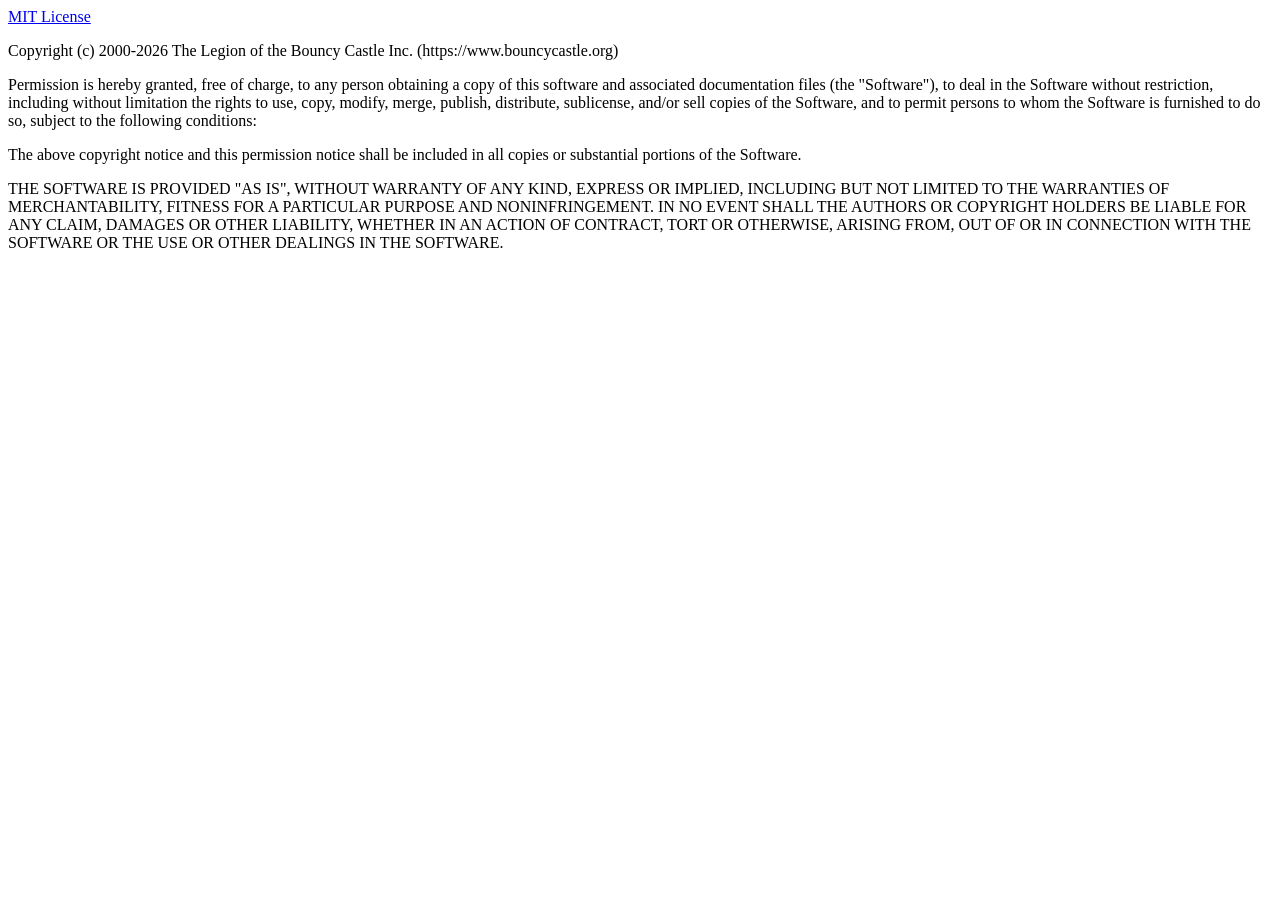
<file: licenses/BouncyCastle.html>
<html>
<body bgcolor=#ffffff>

<a href="https://opensource.org/licenses/MIT" >MIT License</a>
<p>
Copyright (c) 2000-2026 The Legion of the Bouncy Castle Inc. (https://www.bouncycastle.org)
</p><p>
Permission is hereby granted, free of charge, to any person obtaining a copy of this software 
and associated documentation files (the "Software"), to deal in the Software without restriction, 
including without limitation the rights to use, copy, modify, merge, publish, distribute, sublicense, 
and/or sell copies of the Software, and to permit persons to whom the Software is furnished to do so,
subject to the following conditions:
</p><p>
The above copyright notice and this permission notice shall be included in all copies or substantial
portions of the Software.
</p><p>
THE SOFTWARE IS PROVIDED "AS IS", WITHOUT WARRANTY OF ANY KIND, EXPRESS OR IMPLIED,
INCLUDING BUT NOT LIMITED TO THE WARRANTIES OF MERCHANTABILITY, FITNESS FOR A PARTICULAR
PURPOSE AND NONINFRINGEMENT. IN NO EVENT SHALL THE AUTHORS OR COPYRIGHT HOLDERS BE
LIABLE FOR ANY CLAIM, DAMAGES OR OTHER LIABILITY, WHETHER IN AN ACTION OF CONTRACT, TORT OR
OTHERWISE, ARISING FROM, OUT OF OR IN CONNECTION WITH THE SOFTWARE OR THE USE OR OTHER
DEALINGS IN THE SOFTWARE.
</p>
</body>
</html>
</file>
<file: site/site.css>
/* Orbit website. Static, no build step. Tokens first; dark theme follows the system unless the visitor picked one. */

@font-face { font-family: "Manrope"; src: url("fonts/manrope.woff2") format("woff2"); font-weight: 200 800; font-display: swap; }
@font-face { font-family: "JetBrains Mono"; src: url("fonts/jetbrains-mono-500.woff2") format("woff2"); font-weight: 500; font-display: swap; }

:root {
  --bg: #FAFAFC; --bg-2: #F3F3F8; --surface: #FFFFFF; --surface-2: #F5F5FA;
  --line: rgba(20, 20, 50, .09); --line-2: rgba(20, 20, 50, .16);
  --ink: #0D0D17; --ink-2: #2B2B3C; --muted: #5A5B6F; --faint: #8A8BA0;
  --accent: #4B4FE6; --accent-2: #8B5CF6; --accent-soft: rgba(75, 79, 230, .09); --accent-line: rgba(75, 79, 230, .28);
  --btn: #4B4FE6; --btn-hover: #3F43D6; --on-accent: #FFFFFF;
  --ok: #16A34A;
  --glow: rgba(75, 79, 230, .20);
  --grid: rgba(20, 20, 50, .055);
  --shadow: 0 1px 2px rgba(16, 16, 40, .05), 0 8px 24px -12px rgba(16, 16, 40, .14);
  --shadow-lg: 0 2px 4px rgba(16, 16, 40, .04), 0 50px 100px -40px rgba(40, 40, 110, .38);
  --device: #0B0B10;
  --band: #0A0A14; --band-ink: #F2F2F8; --band-muted: #A3A4BA; --band-line: rgba(255, 255, 255, .09); --band-surface: rgba(255, 255, 255, .035);
  --ease: cubic-bezier(.16, 1, .3, 1);
  --r: 22px; --r-sm: 12px;
  --navh: 64px;
  color-scheme: light;
}
@media (prefers-color-scheme: dark) {
  :root:not([data-theme="light"]) {
    --bg: #07070C; --bg-2: #0B0B13; --surface: #0E0E17; --surface-2: #14141F;
    --line: rgba(255, 255, 255, .075); --line-2: rgba(255, 255, 255, .14);
    --ink: #F2F2F8; --ink-2: #D6D6E2; --muted: #A2A3B8; --faint: #6F7086;
    --accent: #8C8FFF; --accent-2: #B794FF; --accent-soft: rgba(140, 143, 255, .11); --accent-line: rgba(140, 143, 255, .32);
    --btn: #5257F0; --btn-hover: #6266F5;
    --ok: #34D399;
    --glow: rgba(98, 102, 255, .30);
    --grid: rgba(255, 255, 255, .045);
    --shadow: 0 1px 2px rgba(0, 0, 0, .4), 0 8px 24px -12px rgba(0, 0, 0, .6);
    --shadow-lg: 0 2px 4px rgba(0, 0, 0, .3), 0 50px 120px -40px rgba(0, 0, 0, .9);
    --device: #000;
    --band: #0C0C18;
    color-scheme: dark;
  }
}
:root[data-theme="dark"] {
  --bg: #07070C; --bg-2: #0B0B13; --surface: #0E0E17; --surface-2: #14141F;
  --line: rgba(255, 255, 255, .075); --line-2: rgba(255, 255, 255, .14);
  --ink: #F2F2F8; --ink-2: #D6D6E2; --muted: #A2A3B8; --faint: #6F7086;
  --accent: #8C8FFF; --accent-2: #B794FF; --accent-soft: rgba(140, 143, 255, .11); --accent-line: rgba(140, 143, 255, .32);
  --btn: #5257F0; --btn-hover: #6266F5;
  --ok: #34D399;
  --glow: rgba(98, 102, 255, .30);
  --grid: rgba(255, 255, 255, .045);
  --shadow: 0 1px 2px rgba(0, 0, 0, .4), 0 8px 24px -12px rgba(0, 0, 0, .6);
  --shadow-lg: 0 2px 4px rgba(0, 0, 0, .3), 0 50px 120px -40px rgba(0, 0, 0, .9);
  --device: #000;
  --band: #0C0C18;
  color-scheme: dark;
}

/* Theme-paired screens: only the copy for the current theme shows. */
.th-d { display: none !important; }
@media (prefers-color-scheme: dark) {
  :root:not([data-theme="light"]) .th-l { display: none !important; }
  :root:not([data-theme="light"]) .th-d { display: block !important; }
  :root:not([data-theme="light"]) .theme-moon { display: none; }
}
:root[data-theme="dark"] .th-l { display: none !important; }
:root[data-theme="dark"] .th-d { display: block !important; }
:root[data-theme="dark"] .theme-moon, :root[data-theme="light"] .theme-sun { display: none; }
.theme-sun { display: none; }
@media (prefers-color-scheme: dark) { :root:not([data-theme="light"]) .theme-sun { display: block; } }
:root[data-theme="dark"] .theme-sun { display: block; }

/* Base */
*, *::before, *::after { box-sizing: border-box; }
html { -webkit-text-size-adjust: 100%; text-size-adjust: 100%; -webkit-tap-highlight-color: transparent; }
@media (prefers-reduced-motion: no-preference) { html { scroll-behavior: smooth; } }
@media (pointer: fine) { html { overscroll-behavior: none; } }
body {
  margin: 0; background: var(--bg); color: var(--ink);
  font: 400 16px/1.6 "Manrope", system-ui, -apple-system, "Segoe UI", sans-serif;
  font-feature-settings: "ss01", "cv11";
  -webkit-font-smoothing: antialiased; -moz-osx-font-smoothing: grayscale;
  overflow-x: clip;
}
img, video { display: block; max-width: 100%; height: auto; }
a { color: inherit; text-decoration: none; }
button { font: inherit; color: inherit; touch-action: manipulation; }
a, button, summary { touch-action: manipulation; }
h1, h2, h3 { margin: 0; text-wrap: balance; letter-spacing: -.02em; }
p { margin: 0; text-wrap: pretty; }
ul, ol { margin: 0; padding: 0; list-style: none; }
kbd { font: 600 12px/1 "Manrope", sans-serif; padding: 3px 6px; border: 1px solid var(--line-2); border-bottom-width: 2px; border-radius: 6px; background: var(--surface-2); color: var(--ink-2); }
:focus-visible { outline: 2px solid var(--accent); outline-offset: 3px; border-radius: 6px; }
[id] { scroll-margin-top: calc(var(--navh) + 20px); }
.sprite { position: absolute; width: 0; height: 0; overflow: hidden; }
.i { width: 20px; height: 20px; flex: none; fill: none; stroke: currentColor; stroke-width: 1.8; stroke-linecap: round; stroke-linejoin: round; }
svg .f { fill: currentColor; stroke: none; }
.sr { position: absolute; width: 1px; height: 1px; overflow: hidden; clip: rect(0 0 0 0); white-space: nowrap; }
.skip { position: fixed; left: 16px; top: -60px; z-index: 100; padding: 10px 16px; background: var(--btn); color: var(--on-accent); border-radius: 10px; font-weight: 700; transition: transform .2s var(--ease); }
.skip:focus-visible { transform: translateY(76px); }
.wrap { width: 100%; max-width: 1200px; margin: 0 auto; padding: 0 max(24px, env(safe-area-inset-left)) 0 max(24px, env(safe-area-inset-right)); }
.narrow { max-width: 820px; }
.center { text-align: center; }
.small { margin-top: 20px; font-size: 13px; color: var(--faint); }
.ilink { color: var(--accent); font-weight: 600; background: linear-gradient(currentColor, currentColor) 0 100% / 0 1px no-repeat; transition: background-size .35s var(--ease); }
.ilink:hover { background-size: 100% 1px; }
main:focus { outline: none; }

/* Buttons */
.btn {
  --h: 44px;
  position: relative; display: inline-flex; align-items: center; justify-content: center; gap: 10px;
  height: var(--h); padding: 0 18px; border-radius: 999px; border: 1px solid transparent;
  font-weight: 700; font-size: 15px; letter-spacing: -.005em; white-space: nowrap; cursor: pointer; overflow: hidden; isolation: isolate;
  transition: transform .25s var(--ease), background-color .2s, border-color .2s, box-shadow .25s var(--ease), color .2s;
}
.btn:active { transform: translateY(1px) scale(.985); }
.btn-sm { --h: 36px; padding: 0 14px; font-size: 14px; }
.btn-lg { --h: 52px; padding: 0 24px; font-size: 16px; }
.btn-block { width: 100%; }
.btn-primary { background: var(--btn); color: var(--on-accent); box-shadow: 0 1px 0 rgba(255, 255, 255, .22) inset, 0 8px 24px -8px var(--glow); }
.btn-primary::after { content: ""; position: absolute; inset: 0; z-index: -1; background: linear-gradient(105deg, transparent 30%, rgba(255, 255, 255, .28) 50%, transparent 70%); transform: translateX(-110%); transition: transform .7s var(--ease); }
.btn-primary:hover { background: var(--btn-hover); transform: translateY(-1px); box-shadow: 0 1px 0 rgba(255, 255, 255, .22) inset, 0 14px 32px -10px var(--glow); }
.btn-primary:hover::after { transform: translateX(110%); }
.btn-ghost { background: var(--surface); border-color: var(--line-2); color: var(--ink); box-shadow: var(--shadow); }
.btn-ghost:hover { border-color: var(--accent-line); transform: translateY(-1px); }
.btn .i { width: 18px; height: 18px; }
.btn-primary .i-arrow, .btn:hover > .i:last-child:not(:first-child) { transition: transform .3s var(--ease); }
.btn:hover > .i:last-child:not(:first-child) { transform: translate(2px, -2px); }
.icon-btn {
  display: inline-grid; place-items: center; width: 38px; height: 38px; border-radius: 999px; border: 1px solid transparent;
  background: transparent; color: var(--muted); cursor: pointer; transition: background-color .2s, color .2s, border-color .2s;
}
.icon-btn:hover { background: var(--accent-soft); color: var(--ink); }
.icon-btn .i { width: 18px; height: 18px; }

/* Nav */
.nav { position: sticky; top: 0; z-index: 50; height: var(--navh); transition: background-color .3s, border-color .3s, backdrop-filter .3s; border-bottom: 1px solid transparent; }
.nav.scrolled { background: color-mix(in srgb, var(--bg) 78%, transparent); backdrop-filter: saturate(1.6) blur(16px); -webkit-backdrop-filter: saturate(1.6) blur(16px); border-bottom-color: var(--line); }
.nav-in { display: flex; align-items: center; height: 100%; gap: 24px; }
.brand { display: inline-flex; align-items: center; gap: 10px; font-weight: 800; font-size: 19px; letter-spacing: -.03em; }
.logo { width: 28px; height: 28px; color: var(--accent); fill: none; stroke: currentColor; stroke-linecap: round; }
.nav-links { display: flex; gap: 4px; margin: 0 auto; }
.nav-links a { position: relative; padding: 8px 14px; border-radius: 999px; font-size: 14px; font-weight: 600; color: var(--muted); transition: color .2s, background-color .2s; }
.nav-links a:hover { color: var(--ink); background: var(--accent-soft); }
.nav-links a[aria-current] { color: var(--ink); }
.nav-links a::after { content: ""; position: absolute; left: 14px; right: 14px; bottom: 3px; height: 2px; border-radius: 2px; background: var(--accent); transform: scaleX(0); transition: transform .35s var(--ease); }
.nav-links a[aria-current]::after { transform: scaleX(1); }
.nav-right { display: flex; align-items: center; gap: 6px; margin-left: auto; }
.nav-links + .nav-right { margin-left: 0; }
.menu-btn { display: none; }
.menu { position: absolute; left: 0; right: 0; top: var(--navh); background: color-mix(in srgb, var(--bg) 94%, transparent); backdrop-filter: blur(16px); -webkit-backdrop-filter: blur(16px); border-bottom: 1px solid var(--line); overscroll-behavior: contain; }
.menu nav { display: grid; padding-top: 8px; padding-bottom: 16px; }
.menu a { padding: 14px 4px; font-weight: 700; font-size: 17px; border-bottom: 1px solid var(--line); }
.menu a:last-child { border-bottom: 0; }

/* Entrance (hero): plays once on load. */
.enter { animation: rise 1s var(--ease) both; animation-delay: var(--d, 0ms); }
.line { display: block; overflow: hidden; padding-bottom: .08em; margin-bottom: -.08em; }
.enter-line { display: inline-block; animation: lineUp 1.1s var(--ease) both; animation-delay: var(--d, 0ms); }
@keyframes rise { from { opacity: 0; transform: translateY(18px); } to { opacity: 1; transform: none; } }
@keyframes lineUp { from { transform: translateY(105%); } to { transform: none; } }

/* Scroll reveal: hidden only when JS is there to reveal it. */
.js [data-reveal] { opacity: 0; transform: translateY(24px); transition: opacity .9s var(--ease), transform .9s var(--ease); transition-delay: calc(var(--i, 0) * 90ms); }
.js [data-reveal].in { opacity: 1; transform: none; }

/* Hero */
.hero { position: relative; padding: clamp(56px, 9vw, 112px) 0 0; isolation: isolate; }
.hero-bg { position: absolute; inset: calc(var(--navh) * -1) 0 0; z-index: -1; overflow: hidden; pointer-events: none; }
.hero-grid { position: absolute; inset: 0; background-image: linear-gradient(var(--grid) 1px, transparent 1px), linear-gradient(90deg, var(--grid) 1px, transparent 1px); background-size: 64px 64px; background-position: center top; -webkit-mask-image: radial-gradient(ellipse 70% 55% at 50% 30%, #000 30%, transparent 75%); mask-image: radial-gradient(ellipse 70% 55% at 50% 30%, #000 30%, transparent 75%); }
.hero-glow { position: absolute; left: 50%; top: 42%; width: min(1100px, 120vw); height: 700px; transform: translateX(-50%); background: radial-gradient(closest-side, var(--glow), transparent); opacity: .9; }
.rings { position: absolute; left: 50%; top: 0; width: max(1200px, 110vw); transform: translateX(-50%); overflow: visible; -webkit-mask-image: radial-gradient(ellipse 30% 26% at 50% 48%, transparent 45%, #000 100%); mask-image: radial-gradient(ellipse 30% 26% at 50% 48%, transparent 45%, #000 100%); }
.ring-spin { transform-box: view-box; transform-origin: center; transform: rotate(calc(-12deg + var(--p, 0) * 28deg)); }
.ring { fill: none; stroke: var(--accent-line); stroke-width: 1; vector-effect: non-scaling-stroke; stroke-dasharray: 1 0; }
.r2 { opacity: .7; } .r3 { opacity: .45; stroke-dasharray: 3 7; }
.sat { fill: var(--accent); }
.s2 { opacity: .7; } .s3 { opacity: .5; }
@media (prefers-reduced-motion: no-preference) {
  .ring { stroke-dasharray: 3000; stroke-dashoffset: 3000; animation: draw 2.4s var(--ease) forwards; }
  .r2 { animation-delay: .15s; } .r3 { animation-delay: .3s; }
  .sat { opacity: 0; animation: pop .8s var(--ease) forwards; animation-delay: 1.2s; }
  .s2 { animation-delay: 1.35s; } .s3 { animation-delay: 1.5s; }
}
@keyframes draw { to { stroke-dashoffset: 0; } }
@keyframes pop { from { opacity: 0; } to { opacity: 1; } }

.hero-copy { text-align: center; display: flex; flex-direction: column; align-items: center; }
.eyebrow { display: inline-flex; align-items: center; gap: 10px; padding: 5px 12px 5px 5px; border-radius: 999px; border: 1px solid var(--line-2); background: color-mix(in srgb, var(--surface) 80%, transparent); backdrop-filter: blur(8px); font-size: 13.5px; font-weight: 600; color: var(--ink-2); box-shadow: var(--shadow); transition: border-color .2s, transform .3s var(--ease); }
.eyebrow:hover { border-color: var(--accent-line); }
.eyebrow .i { width: 15px; height: 15px; color: var(--muted); transition: transform .3s var(--ease); }
.eyebrow:hover .i { transform: translateX(3px); }
.eyebrow-tag { padding: 3px 9px; border-radius: 999px; background: var(--accent-soft); color: var(--accent); font-size: 12px; font-weight: 800; font-variant-numeric: tabular-nums; }
.hero h1 { margin-top: 28px; font-size: clamp(42px, 7.6vw, 92px); line-height: 1.02; font-weight: 800; letter-spacing: -.045em; }
.grad { background: linear-gradient(100deg, var(--accent) 10%, var(--accent-2) 60%, var(--accent) 100%); -webkit-background-clip: text; background-clip: text; color: transparent; padding-right: .04em; }
.lede { margin-top: 24px; max-width: 640px; font-size: clamp(17px, 1.6vw, 19px); line-height: 1.6; color: var(--muted); }
.cta-row { display: flex; flex-wrap: wrap; justify-content: center; gap: 12px; margin-top: 36px; }
.hero-meta { margin-top: 20px; font-size: 13.5px; color: var(--faint); font-weight: 500; }

.hero-stage { margin-top: clamp(48px, 7vw, 80px); perspective: 1800px; }
.stage3d { position: relative; margin: 0 auto; max-width: 1040px; transform-origin: 50% 0; transform: rotateX(calc((1 - var(--p2, 0)) * 16deg)) scale(calc(.94 + var(--p2, 0) * .06)); will-change: transform; }
.frame { position: relative; border-radius: 16px; overflow: hidden; border: 1px solid var(--line-2); background: var(--surface); box-shadow: var(--shadow-lg); }
.frame::after { content: ""; position: absolute; inset: 0; border-radius: inherit; box-shadow: inset 0 1px 0 rgba(255, 255, 255, .08); pointer-events: none; }
.device { position: relative; border-radius: 36px; border: 7px solid var(--device); background: var(--device); overflow: hidden; box-shadow: 0 0 0 1px var(--line-2), var(--shadow-lg); }
.device img { border-radius: 29px; }
.hero-phone { position: absolute; right: -2.5%; bottom: -9%; width: 23%; transform: translateY(calc((1 - var(--p2, 0)) * 40px)); }
.chip { position: absolute; display: flex; align-items: center; gap: 12px; padding: 12px 16px 12px 12px; border-radius: 16px; background: color-mix(in srgb, var(--surface) 86%, transparent); backdrop-filter: blur(14px); -webkit-backdrop-filter: blur(14px); border: 1px solid var(--line-2); box-shadow: var(--shadow-lg); font-size: 14px; line-height: 1.3; white-space: nowrap; }
.chip b { display: block; font-weight: 700; }
.chip small { color: var(--muted); font-size: 12.5px; }
.chip-ico { display: grid; place-items: center; width: 36px; height: 36px; border-radius: 10px; background: var(--accent-soft); color: var(--accent); }
.chip-a { left: -4%; top: 30%; }
.chip-b { left: 6%; bottom: 8%; }
.chip-b .chip-ico { color: var(--ok); background: color-mix(in srgb, var(--ok) 14%, transparent); }
@media (prefers-reduced-motion: no-preference) {
  .chip { opacity: 0; animation: chipIn .9s var(--ease) forwards; }
  .chip-a { animation-delay: 1.3s; } .chip-b { animation-delay: 1.6s; }
}
@keyframes chipIn { from { opacity: 0; transform: translateY(14px) scale(.96); } to { opacity: 1; transform: none; } }

/* Specs strip */
.specs { padding: clamp(88px, 12vw, 140px) 0 0; }
.spec-row { display: grid; grid-template-columns: repeat(4, 1fr); border-top: 1px solid var(--line); border-bottom: 1px solid var(--line); }
.spec { padding: 28px 24px; display: flex; flex-direction: column; gap: 6px; }
.spec + .spec { border-left: 1px solid var(--line); }
.spec-n { font-size: clamp(28px, 3vw, 36px); font-weight: 800; letter-spacing: -.04em; line-height: 1.1; font-variant-numeric: tabular-nums; }
.spec-l { font-size: 14px; color: var(--muted); line-height: 1.45; }

/* Sections */
.section { padding: clamp(88px, 12vw, 148px) 0 0; position: relative; }
.head { max-width: 680px; margin-bottom: clamp(40px, 5vw, 60px); }
.head.center { margin-left: auto; margin-right: auto; }
.kicker { display: inline-flex; align-items: center; gap: 8px; font-size: 13px; font-weight: 700; letter-spacing: .06em; text-transform: uppercase; color: var(--accent); margin-bottom: 16px; }
.kicker::before { content: ""; width: 18px; height: 1.5px; background: currentColor; border-radius: 2px; }
.center .kicker::after { content: ""; width: 18px; height: 1.5px; background: currentColor; border-radius: 2px; }
h2 { font-size: clamp(32px, 4.6vw, 54px); line-height: 1.06; font-weight: 800; letter-spacing: -.04em; }
.sub { margin-top: 18px; font-size: clamp(16px, 1.5vw, 18px); color: var(--muted); line-height: 1.6; }
.center .sub { margin-left: auto; margin-right: auto; max-width: 600px; }
.card { background: var(--surface); border: 1px solid var(--line); border-radius: var(--r); box-shadow: var(--shadow); }

/* Film */
.film { position: relative; margin: 0; border-radius: var(--r); overflow: hidden; border: 1px solid var(--line-2); background: var(--surface-2); box-shadow: var(--shadow-lg); aspect-ratio: 16 / 9; }
.film-v { width: 100%; height: 100%; object-fit: cover; }
.film-btn { position: absolute; right: 16px; bottom: 16px; display: inline-flex; align-items: center; gap: 8px; height: 38px; padding: 0 14px; border-radius: 999px; border: 1px solid rgba(255, 255, 255, .2); background: rgba(10, 10, 20, .62); color: #fff; font-size: 13px; font-weight: 700; cursor: pointer; backdrop-filter: blur(10px); -webkit-backdrop-filter: blur(10px); transition: background-color .2s, transform .25s var(--ease); }
.film-btn:hover { background: rgba(10, 10, 20, .8); transform: translateY(-1px); }
.film-btn .i { width: 14px; height: 14px; }
.film-btn .i-play, .film-btn[data-stopped="true"] .i-pause { display: none; }
.film-btn[data-stopped="true"] .i-play { display: block; }

/* Features bento */
.bento { display: grid; grid-template-columns: repeat(12, 1fr); gap: 16px; }
.t5 { grid-column: span 5; } .t6 { grid-column: span 6; } .t7 { grid-column: span 7; } .t12 { grid-column: span 12; }
.tile { position: relative; display: flex; flex-direction: column; min-width: 0; min-height: 440px; border-radius: var(--r); background: var(--surface); border: 1px solid var(--line); overflow: hidden; isolation: isolate; box-shadow: var(--shadow); }
.tile::before { content: ""; position: absolute; inset: 0; z-index: -1; background: radial-gradient(420px circle at var(--mx, 50%) var(--my, 0%), var(--accent-soft), transparent 65%); opacity: 0; transition: opacity .4s; }
.tile::after { content: ""; position: absolute; inset: 0; border-radius: inherit; padding: 1px; background: radial-gradient(300px circle at var(--mx, 50%) var(--my, 0%), var(--accent-line), transparent 70%); -webkit-mask: linear-gradient(#000 0 0) content-box, linear-gradient(#000 0 0); -webkit-mask-composite: xor; mask-composite: exclude; opacity: 0; transition: opacity .4s; pointer-events: none; }
.tile:hover::before, .tile:hover::after { opacity: 1; }
.tile-txt { padding: 32px 32px 0; max-width: 460px; }
.tile-ico { display: inline-grid; place-items: center; width: 40px; height: 40px; border-radius: 12px; background: var(--accent-soft); color: var(--accent); margin-bottom: 20px; }
.tile h3 { font-size: 21px; font-weight: 800; letter-spacing: -.025em; }
.tile p { margin-top: 8px; color: var(--muted); font-size: 15.5px; line-height: 1.55; }
.tile-img { position: relative; flex: 1; margin-top: 28px; min-height: 0; }
.tile-img img { transition: transform .8s var(--ease); }
.tile:hover .tile-img img, .tile:hover .device { transform: translateY(-6px); }
.tile-img.shot { padding-left: 32px; display: flex; align-items: flex-end; }
.tile-img.shot img { width: 100%; border-radius: 12px 0 0 0; border: 1px solid var(--line-2); border-right: 0; border-bottom: 0; box-shadow: var(--shadow-lg); }
.tile-img.dev { display: flex; justify-content: center; height: 300px; flex: 1 0 300px; }
.tile-img.dev .device { position: absolute; top: 0; width: min(66%, 250px); border-bottom: 0; border-radius: 36px 36px 0 0; transition: transform .8s var(--ease); }
.tile-img.dev .device img { border-radius: 29px 29px 0 0; }
.tile:hover .tile-img.dev .device img { transform: none; }
.tile-img.tray { display: flex; justify-content: center; height: 300px; flex: 1 0 300px; overflow: hidden; }
.tile-img.tray img { position: absolute; top: 0; width: min(60%, 240px); border-radius: 14px 14px 0 0; border: 1px solid var(--line-2); border-bottom: 0; box-shadow: var(--shadow-lg); }
.wide { flex-direction: row; align-items: stretch; min-height: 480px; }
.wide .tile-txt { flex: 0 0 34%; max-width: none; padding: 40px; display: flex; flex-direction: column; justify-content: flex-end; }
.wide .tile-img { margin-top: 40px; }
.wide .tile-img.shot { padding-left: 0; }

.more { display: grid; grid-template-columns: repeat(3, 1fr); gap: 1px; margin-top: 56px; background: var(--line); border: 1px solid var(--line); border-radius: var(--r); overflow: hidden; }
.more-item { padding: 28px; background: var(--bg); transition: background-color .3s; }
.more-item:hover { background: var(--surface); }
.more-item .i { color: var(--accent); width: 22px; height: 22px; }
.more-item h3 { margin-top: 16px; font-size: 16.5px; font-weight: 800; letter-spacing: -.015em; }
.more-item p { margin-top: 6px; font-size: 14.5px; color: var(--muted); line-height: 1.55; }

/* Connect */
.split { display: grid; grid-template-columns: 5fr 7fr; gap: clamp(32px, 6vw, 80px); align-items: center; }
.routes { display: grid; gap: 8px; }
.route { display: flex; align-items: center; gap: 16px; width: 100%; padding: 14px 18px; border-radius: 16px; border: 1px solid var(--line); background: var(--surface); text-align: left; cursor: pointer; transition: border-color .25s, background-color .25s, transform .3s var(--ease), box-shadow .3s; }
.route:hover { border-color: var(--line-2); transform: translateX(4px); }
.route[aria-pressed="true"] { border-color: var(--accent-line); background: color-mix(in srgb, var(--accent) 7%, var(--surface)); box-shadow: 0 0 0 4px var(--accent-soft); }
.route-n { font: 500 13px/1 "JetBrains Mono", ui-monospace, monospace; color: var(--faint); transition: color .25s; }
.route[aria-pressed="true"] .route-n { color: var(--accent); }
.route-t { display: flex; flex-direction: column; gap: 2px; min-width: 0; }
.route-t b { font-weight: 700; font-size: 15.5px; }
.route-t small { font-size: 13.5px; color: var(--muted); }

.race { padding: 12px; overflow: hidden; }
.stage { position: relative; aspect-ratio: 600 / 290; border-radius: 14px; background: radial-gradient(ellipse at 50% 50%, var(--accent-soft), transparent 70%), var(--bg-2); border: 1px solid var(--line); }
.stage svg { position: absolute; inset: 0; width: 100%; height: 100%; overflow: visible; }
.lane-base { fill: none; stroke: var(--line-2); stroke-width: 1.5; stroke-dasharray: 3 6; }
.lane-probe { fill: none; stroke: var(--accent); stroke-width: 2.5; stroke-linecap: round; opacity: 0; }
.lane-lock { fill: none; stroke: var(--accent); stroke-width: 3.5; stroke-linecap: round; opacity: 0; filter: drop-shadow(0 0 6px var(--glow)); }
.lane.won .lane-lock { opacity: 1; }
.dev-body { fill: var(--surface); stroke: var(--line-2); stroke-width: 1.5; }
.dev-screen { fill: var(--btn); }
.dev-logo { color: #fff; fill: none; stroke: currentColor; stroke-linecap: round; }
.port { fill: var(--surface); stroke: var(--accent); stroke-width: 2; }
.pkt { opacity: 0; color: #fff; fill: none; stroke: currentColor; stroke-width: 2; stroke-linecap: round; stroke-linejoin: round; }
.pkt circle { fill: var(--btn); stroke: var(--surface); stroke-width: 3; }
.lane-label { position: absolute; transform: translate(-50%, -50%); padding: 3px 9px; border-radius: 999px; background: var(--surface); border: 1px solid var(--line); font: 500 11.5px/1.3 "JetBrains Mono", ui-monospace, monospace; color: var(--faint); white-space: nowrap; transition: color .3s, border-color .3s, background-color .3s; }
.lane-label.won { color: var(--accent); border-color: var(--accent-line); background: color-mix(in srgb, var(--accent) 8%, var(--surface)); }
.dev-label { position: absolute; transform: translateX(-50%); font-size: 12.5px; font-weight: 700; color: var(--muted); white-space: nowrap; }
.race-foot { display: flex; align-items: flex-start; gap: 16px; padding: 18px 10px 8px; }
.race-status { flex: 1; min-width: 0; display: flex; flex-direction: column; gap: 4px; }
.race-status strong { display: flex; align-items: center; gap: 10px; font-size: 15.5px; }
.race-status .st-text { font-size: 14px; color: var(--muted); line-height: 1.5; }
.dot { width: 8px; height: 8px; border-radius: 50%; background: var(--faint); flex: none; transition: background-color .3s; }
.race[data-state="done"] .dot { background: var(--ok); box-shadow: 0 0 0 4px color-mix(in srgb, var(--ok) 20%, transparent); }
.race[data-state="trying"] .dot { background: var(--accent); }
@media (prefers-reduced-motion: no-preference) { .race[data-state="trying"] .dot { animation: blink 1s infinite; } }
@keyframes blink { 50% { opacity: .3; } }
.replay { flex: none; }
.replay .i { width: 15px; height: 15px; }

/* Security band: dark in both themes. */
.band { margin-top: clamp(88px, 12vw, 148px); padding-bottom: clamp(88px, 12vw, 140px); background: var(--band); color: var(--band-ink); overflow: hidden; isolation: isolate;
  --ink: var(--band-ink); --muted: var(--band-muted); --line: var(--band-line); --line-2: rgba(255, 255, 255, .16); --surface: var(--band-surface);
  --accent: #9A9DFF; --accent-soft: rgba(140, 143, 255, .13); --accent-line: rgba(140, 143, 255, .35); color-scheme: dark; }
.band-bg { position: absolute; inset: 0; z-index: -1; background: radial-gradient(ellipse 60% 50% at 50% 0%, rgba(82, 87, 240, .28), transparent 70%); }
.band-bg::after { content: ""; position: absolute; inset: 0; background-image: linear-gradient(rgba(255, 255, 255, .04) 1px, transparent 1px), linear-gradient(90deg, rgba(255, 255, 255, .04) 1px, transparent 1px); background-size: 64px 64px; -webkit-mask-image: radial-gradient(ellipse 60% 60% at 50% 0%, #000, transparent 75%); mask-image: radial-gradient(ellipse 60% 60% at 50% 0%, #000, transparent 75%); }
.band .card { box-shadow: none; backdrop-filter: blur(6px); }
.link-art { display: block; width: 100%; max-width: 640px; margin: 0 auto 56px; overflow: visible; }
.la-dev { fill: rgba(255, 255, 255, .04); stroke: rgba(255, 255, 255, .22); stroke-width: 1.5; }
.la-scr { fill: rgba(140, 143, 255, .22); }
.la-line { stroke: rgba(255, 255, 255, .14); stroke-width: 2; stroke-dasharray: 2 6; stroke-linecap: round; }
.la-flow { stroke: #9A9DFF; stroke-width: 2.5; stroke-linecap: round; stroke-dasharray: 432; stroke-dashoffset: 0; filter: drop-shadow(0 0 6px rgba(140, 143, 255, .6)); }
.la-lock circle { fill: #5257F0; stroke: var(--band); stroke-width: 6; }
.la-lock use { color: #fff; fill: none; stroke: currentColor; stroke-width: 2; stroke-linecap: round; }
@media (prefers-reduced-motion: no-preference) {
  .js .link-art .la-flow { stroke-dashoffset: 432; transition: stroke-dashoffset 1.6s var(--ease) .3s; }
  .js .link-art.in .la-flow { stroke-dashoffset: 0; }
  .js .link-art .la-lock { opacity: 0; transform: translate(334px, 60px) scale(.6); transition: opacity .6s var(--ease) 1.1s, transform .8s var(--ease) 1.1s; }
  .js .link-art.in .la-lock { opacity: 1; transform: translate(334px, 60px) scale(1); }
}
.sec-grid { display: grid; grid-template-columns: repeat(4, 1fr); gap: 16px; }
.sec { padding: 28px; transition: border-color .3s, transform .4s var(--ease); }
.sec:hover { border-color: var(--accent-line); }
.sec-ico { display: inline-grid; place-items: center; width: 42px; height: 42px; border-radius: 12px; background: var(--accent-soft); color: var(--accent); }
.sec h3 { margin-top: 20px; font-size: 17px; font-weight: 800; }
.sec p { margin-top: 8px; font-size: 14.5px; color: var(--muted); line-height: 1.6; }
.band-links { display: flex; flex-wrap: wrap; justify-content: center; gap: 12px; margin-top: 48px; }
.band .btn-ghost { background: rgba(255, 255, 255, .05); color: var(--band-ink); }
.band .btn-ghost:hover { background: rgba(255, 255, 255, .09); }

/* Install */
.install { align-items: start; grid-template-columns: 6fr 5fr; }
.steps { display: grid; gap: 0; counter-reset: s; }
.step { position: relative; display: flex; gap: 20px; padding-bottom: 32px; }
.step:not(:last-child)::before { content: ""; position: absolute; left: 19px; top: 44px; bottom: 4px; width: 1.5px; background: linear-gradient(var(--accent-line), var(--line)); }
.step-n { flex: none; display: grid; place-items: center; width: 40px; height: 40px; border-radius: 50%; border: 1px solid var(--accent-line); background: var(--accent-soft); color: var(--accent); font-weight: 800; font-variant-numeric: tabular-nums; }
.step h3 { font-size: 18px; font-weight: 800; padding-top: 7px; }
.step p { margin-top: 6px; color: var(--muted); font-size: 15px; }
.step b { color: var(--ink); font-weight: 700; }
.dls { display: grid; gap: 16px; position: sticky; top: calc(var(--navh) + 24px); }
.dl { position: relative; padding: 28px; }
.dl.mine { border-color: var(--accent-line); box-shadow: 0 0 0 4px var(--accent-soft), var(--shadow); }
.this { position: absolute; top: 20px; right: 20px; padding: 4px 10px; border-radius: 999px; background: var(--accent-soft); color: var(--accent); font-size: 12px; font-weight: 800; }
.dl-head { display: flex; align-items: center; gap: 14px; }
.dl-ico { display: grid; place-items: center; width: 48px; height: 48px; border-radius: 14px; background: var(--btn); color: #fff; box-shadow: 0 8px 20px -8px var(--glow); }
.dl-and .dl-ico { background: var(--surface-2); color: var(--ink); box-shadow: none; border: 1px solid var(--line); }
.dl h3 { font-size: 18px; font-weight: 800; }
.dl-ver { font-size: 13.5px; color: var(--muted); font-variant-numeric: tabular-nums; }
.dl-req { display: grid; gap: 10px; margin: 22px 0 24px; }
.dl-req li { display: flex; gap: 10px; align-items: flex-start; font-size: 14.5px; color: var(--ink-2); }
.dl-req .i { width: 18px; height: 18px; color: var(--ok); margin-top: 2px; }
.dl-fine { margin-top: 14px; font-size: 12.5px; color: var(--faint); text-align: center; }
.dl-and > p { margin-top: 16px; font-size: 14.5px; color: var(--muted); }
.dls .small { margin-top: 4px; text-align: center; }

/* FAQ */
.faq { border-top: 1px solid var(--line); }
.faq details { border-bottom: 1px solid var(--line); }
.faq summary { display: flex; align-items: center; justify-content: space-between; gap: 24px; padding: 24px 4px; font-size: 17.5px; font-weight: 700; letter-spacing: -.01em; cursor: pointer; list-style: none; transition: color .2s; }
.faq summary::-webkit-details-marker { display: none; }
.faq summary:hover { color: var(--accent); }
.faq summary .i { width: 20px; height: 20px; color: var(--muted); transition: transform .4s var(--ease), color .2s; }
.faq details[open] summary .i { transform: rotate(45deg); color: var(--accent); }
.faq-a { padding: 0 48px 26px 4px; color: var(--muted); font-size: 16px; line-height: 1.65; }
@media (prefers-reduced-motion: no-preference) { .faq details[open] .faq-a { animation: rise .5s var(--ease); } }

/* Closing CTA */
.cta-sec { padding: clamp(88px, 12vw, 148px) 0; }
.cta-card { position: relative; overflow: hidden; isolation: isolate; text-align: center; padding: clamp(56px, 8vw, 96px) 24px; border-radius: 28px; background: var(--band); color: var(--band-ink); --muted: var(--band-muted); --line-2: rgba(255, 255, 255, .16); --surface: rgba(255, 255, 255, .05); --ink: var(--band-ink); color-scheme: dark; }
.cta-card::before { content: ""; position: absolute; inset: 0; z-index: -2; background: radial-gradient(ellipse 70% 80% at 50% 110%, rgba(82, 87, 240, .55), transparent 70%); }
.cta-rings { position: absolute; left: 50%; top: 100%; width: 1200px; transform: translate(-50%, -50%); z-index: -1; overflow: visible; }
.cta-rings ellipse { fill: none; stroke: rgba(154, 157, 255, .28); stroke-width: 1; vector-effect: non-scaling-stroke; }
.cta-logo { width: 56px; height: 56px; color: #9A9DFF; fill: none; stroke: currentColor; stroke-linecap: round; margin: 0 auto 24px; display: block; }
.cta-card h2 { color: #fff; }
.cta-card p { margin-top: 14px; color: var(--band-muted); font-size: 18px; }
.cta-card .btn-ghost { background: rgba(255, 255, 255, .06); color: #fff; box-shadow: none; }
.cta-card .btn-ghost:hover { background: rgba(255, 255, 255, .1); }

/* Footer */
.foot { border-top: 1px solid var(--line); padding: 64px 0 calc(40px + env(safe-area-inset-bottom)); }
.foot-top { display: flex; justify-content: space-between; gap: 48px; flex-wrap: wrap; }
.foot-brand { max-width: 320px; }
.foot-brand p { margin-top: 14px; font-size: 14.5px; color: var(--muted); }
.foot-cols { display: flex; gap: clamp(32px, 6vw, 88px); flex-wrap: wrap; }
.foot-cols h2 { font-size: 13px; font-weight: 700; letter-spacing: .04em; text-transform: uppercase; color: var(--faint); margin-bottom: 16px; }
.foot-cols ul { display: grid; gap: 10px; }
.foot-cols a { font-size: 14.5px; color: var(--ink-2); font-weight: 500; transition: color .2s; }
.foot-cols a:hover { color: var(--accent); }
.foot-bottom { margin-top: 56px; padding-top: 28px; border-top: 1px solid var(--line); display: grid; gap: 10px; font-size: 13px; color: var(--faint); }

/* 404 */
.lost { position: relative; min-height: calc(100vh - var(--navh)); min-height: calc(100svh - var(--navh)); display: grid; place-items: center; padding: 64px 0; isolation: isolate; text-align: center; }
.lost .hero-bg { inset: 0; }
.lost-code { font-size: clamp(96px, 20vw, 220px); font-weight: 800; letter-spacing: -.06em; line-height: 1; background: linear-gradient(180deg, var(--ink) 20%, transparent 110%); -webkit-background-clip: text; background-clip: text; color: transparent; font-variant-numeric: tabular-nums; }
.lost h1 { margin-top: 8px; font-size: clamp(28px, 4vw, 44px); font-weight: 800; letter-spacing: -.035em; }
.lost p { margin: 16px auto 0; max-width: 480px; color: var(--muted); font-size: 17px; }

/* Responsive */
@media (max-width: 1080px) {
  .sec-grid { grid-template-columns: repeat(2, 1fr); }
  .chip-a { left: 0; }
}
@media (max-width: 960px) {
  .nav-links, .hide-sm { display: none; }
  .menu-btn { display: inline-grid; }
  .split, .install { grid-template-columns: 1fr; }
  .dls { position: static; }
  .t5, .t6, .t7 { grid-column: span 12; }
  .tile { min-height: 0; }
  .wide { flex-direction: column; }
  .wide .tile-txt { padding: 32px 32px 0; flex: none; }
  .wide .tile-img { margin-top: 28px; }
  .wide .tile-img.shot { padding-left: 32px; }
  .more { grid-template-columns: repeat(2, 1fr); }
  .spec-row { grid-template-columns: repeat(2, 1fr); }
  .spec:nth-child(3) { border-left: 0; }
  .spec:nth-child(n+3) { border-top: 1px solid var(--line); }
}
@media (max-width: 640px) {
  .wrap { padding-left: max(16px, env(safe-area-inset-left)); padding-right: max(16px, env(safe-area-inset-right)); }
  .btn-lg { --h: 50px; padding: 0 20px; font-size: 15.5px; }
  .cta-row { flex-direction: column; align-items: stretch; width: 100%; max-width: 360px; }
  .chip { display: none; }
  .hero-phone { width: 30%; right: -1%; bottom: -14%; border-width: 4px; border-radius: 22px; }
  .hero-phone img { border-radius: 18px; }
  .frame { border-radius: 10px; }
  .tile-txt, .wide .tile-txt { padding: 24px 24px 0; }
  .tile-img.shot, .wide .tile-img.shot { padding-left: 24px; }
  .more { grid-template-columns: 1fr; }
  .sec-grid { grid-template-columns: 1fr; }
  .spec { padding: 22px 16px; }
  .race { padding: 8px; }
  .lane-label { font-size: 9.5px; padding: 2px 6px; }
  .dev-label { font-size: 10.5px; }
  .race-foot { flex-direction: column; }
  .faq summary { font-size: 16px; padding: 20px 2px; }
  .faq-a { padding-right: 8px; }
  .foot-cols { gap: 32px 48px; }
}

/* Reduced motion: everything is still and visible. */
@media (prefers-reduced-motion: reduce) {
  *, *::before, *::after { animation-duration: .01ms !important; animation-iteration-count: 1 !important; transition-duration: .01ms !important; transition-delay: 0s !important; }
  .js [data-reveal] { opacity: 1; transform: none; }
  .stage3d { transform: none; }
  .hero-phone { transform: none; }
}
</file>
